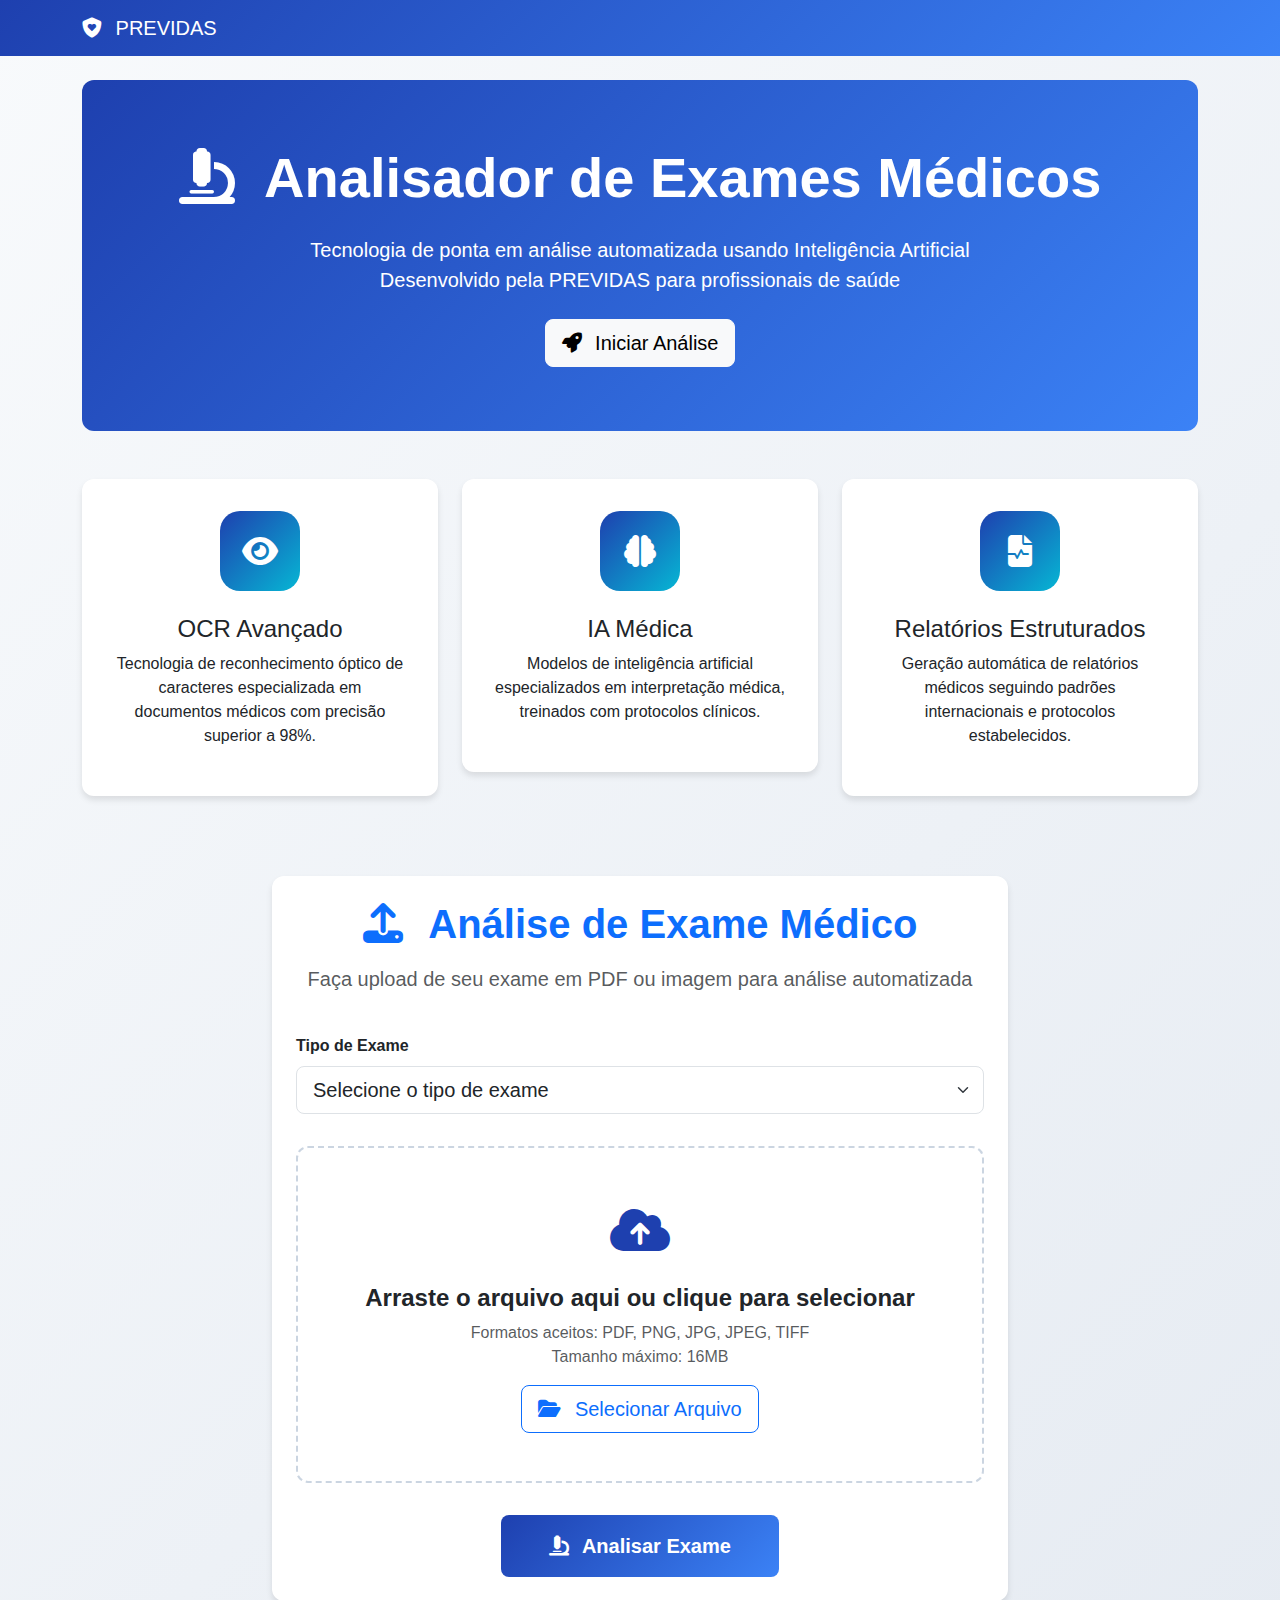
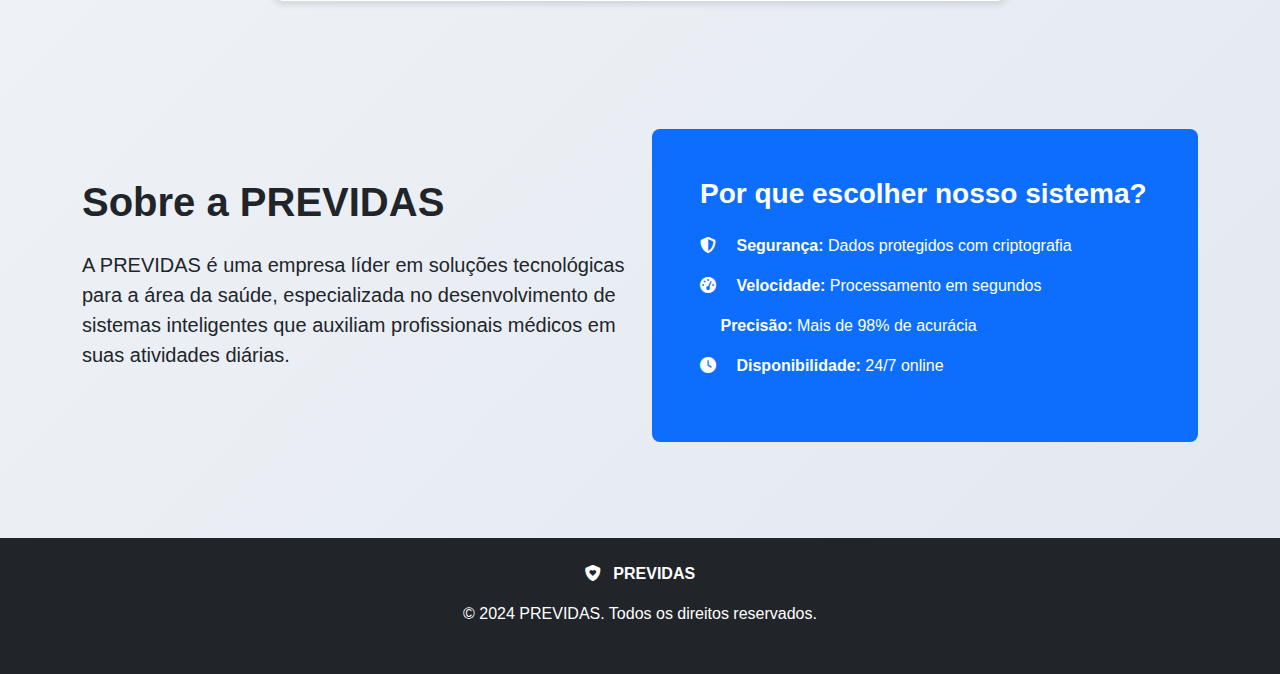
<file: frontend/templates/index.html>
<!DOCTYPE html>
<html lang="pt-BR">
<head>
    <meta charset="UTF-8">
    <meta name="viewport" content="width=device-width, initial-scale=1.0">
    <title>PREVIDAS - Analisador de Exames Médicos</title>
    <link href="https://cdn.jsdelivr.net/npm/bootstrap@5.3.0/dist/css/bootstrap.min.css" rel="stylesheet">
    <link href="https://cdnjs.cloudflare.com/ajax/libs/font-awesome/6.4.0/css/all.min.css" rel="stylesheet">
    <style>
        body { 
            background: linear-gradient(135deg, #f8fafc 0%, #e2e8f0 100%); 
            font-family: 'Segoe UI', Tahoma, Geneva, Verdana, sans-serif;
        }
        .hero { 
            background: linear-gradient(135deg, #1e40af 0%, #3b82f6 100%); 
            color: white; 
            padding: 4rem 0; 
            margin-bottom: 3rem; 
            border-radius: 12px; 
        }
        .card { 
            border: none; 
            border-radius: 12px; 
            box-shadow: 0 4px 6px rgba(0, 0, 0, 0.1); 
            margin-bottom: 2rem;
        }
        .btn-primary {
            background: linear-gradient(135deg, #1e40af 0%, #3b82f6 100%);
            border: none;
            border-radius: 8px;
            padding: 1rem 2rem;
            font-weight: 600;
        }
        .feature-card {
            background: white;
            border-radius: 12px;
            padding: 2rem;
            box-shadow: 0 4px 6px rgba(0, 0, 0, 0.1);
            text-align: center;
            margin-bottom: 2rem;
            transition: transform 0.3s ease;
        }
        .feature-card:hover {
            transform: translateY(-5px);
        }
        .feature-icon {
            width: 80px;
            height: 80px;
            border-radius: 20px;
            display: flex;
            align-items: center;
            justify-content: center;
            margin: 0 auto 1.5rem;
            font-size: 2rem;
            background: linear-gradient(135deg, #1e40af, #06b6d4);
            color: white;
        }
        .processing {
            display: none;
            text-align: center;
            padding: 2rem;
        }
        .results {
            display: none;
            margin-top: 3rem;
        }
        pre {
            background: #f8f9fa;
            padding: 1rem;
            border-radius: 8px;
            font-size: 0.9rem;
            max-height: 300px;
            overflow-y: auto;
            white-space: pre-wrap;
        }
        .upload-area {
            border: 2px dashed #cbd5e1;
            border-radius: 12px;
            padding: 3rem 2rem;
            text-align: center;
            margin: 2rem 0;
            transition: all 0.3s ease;
        }
        .upload-area:hover {
            border-color: #1e40af;
            background: #f1f5f9;
        }
    </style>
</head>
<body>
    <!-- Navigation -->
    <nav class="navbar navbar-expand-lg" style="background: linear-gradient(135deg, #1e40af 0%, #3b82f6 100%);">
        <div class="container">
            <a class="navbar-brand text-white" href="#">
                <i class="fas fa-shield-heart me-2"></i>
                PREVIDAS
            </a>
        </div>
    </nav>

    <div class="container mt-4">
        <!-- Hero Section -->
        <div class="hero text-center">
            <h1 class="display-4 fw-bold mb-4">
                <i class="fas fa-microscope me-3"></i>
                Analisador de Exames Médicos
            </h1>
            <p class="lead mb-4">
                Tecnologia de ponta em análise automatizada usando Inteligência Artificial
                <br>Desenvolvido pela PREVIDAS para profissionais de saúde
            </p>
            <a href="#upload" class="btn btn-light btn-lg">
                <i class="fas fa-rocket me-2"></i>
                Iniciar Análise
            </a>
        </div>

        <!-- Features Section -->
        <div class="row mb-5">
            <div class="col-lg-4">
                <div class="feature-card">
                    <div class="feature-icon">
                        <i class="fas fa-eye"></i>
                    </div>
                    <h4>OCR Avançado</h4>
                    <p>Tecnologia de reconhecimento óptico de caracteres especializada em documentos médicos com precisão superior a 98%.</p>
                </div>
            </div>
            <div class="col-lg-4">
                <div class="feature-card">
                    <div class="feature-icon">
                        <i class="fas fa-brain"></i>
                    </div>
                    <h4>IA Médica</h4>
                    <p>Modelos de inteligência artificial especializados em interpretação médica, treinados com protocolos clínicos.</p>
                </div>
            </div>
            <div class="col-lg-4">
                <div class="feature-card">
                    <div class="feature-icon">
                        <i class="fas fa-file-medical-alt"></i>
                    </div>
                    <h4>Relatórios Estruturados</h4>
                    <p>Geração automática de relatórios médicos seguindo padrões internacionais e protocolos estabelecidos.</p>
                </div>
            </div>
        </div>

        <!-- Upload Section -->
        <section id="upload">
            <div class="row justify-content-center">
                <div class="col-lg-8">
                    <div class="card p-4">
                        <div class="text-center mb-4">
                            <h2 class="display-6 fw-bold text-primary mb-3">
                                <i class="fas fa-upload me-3"></i>
                                Análise de Exame Médico
                            </h2>
                            <p class="lead text-muted">
                                Faça upload de seu exame em PDF ou imagem para análise automatizada
                            </p>
                        </div>

                        <form id="examForm">
                            <div class="mb-4">
                                <label class="form-label fw-semibold">Tipo de Exame</label>
                                <select name="exam_type" class="form-select form-select-lg" required>
                                    <option value="">Selecione o tipo de exame</option>
                                    <option value="sangue">Exame de Sangue / Hemograma</option>
                                    <option value="urina">Exame de Urina</option>
                                    <option value="cardiologico">Exame Cardiológico / ECG</option>
                                    <option value="imagem">Exame de Imagem (Raio-X, TC, RM)</option>
                                    <option value="bioquimico">Exames Bioquímicos</option>
                                    <option value="hormonal">Exames Hormonais</option>
                                    <option value="outros">Outros Exames</option>
                                </select>
                            </div>

                            <div class="upload-area">
                                <div style="font-size: 3rem; color: #1e40af; margin-bottom: 1rem;">
                                    <i class="fas fa-cloud-upload-alt"></i>
                                </div>
                                <h4 class="fw-semibold mb-2">Arraste o arquivo aqui ou clique para selecionar</h4>
                                <p class="text-muted mb-3">
                                    Formatos aceitos: PDF, PNG, JPG, JPEG, TIFF
                                    <br>Tamanho máximo: 16MB
                                </p>
                                <input type="file" name="file" id="fileInput" class="d-none" accept=".pdf,.png,.jpg,.jpeg,.tiff" required>
                                <button type="button" class="btn btn-outline-primary btn-lg" onclick="document.getElementById('fileInput').click()">
                                    <i class="fas fa-folder-open me-2"></i>
                                    Selecionar Arquivo
                                </button>
                            </div>

                            <div id="selectedFile" style="display: none;" class="mb-3">
                                <div class="alert alert-info">
                                    <i class="fas fa-file-alt me-2"></i>
                                    <strong>Arquivo selecionado:</strong> <span id="fileName"></span>
                                    <span class="float-end">
                                        <span id="fileSize"></span>
                                        <button type="button" class="btn btn-sm btn-outline-danger ms-2" onclick="clearFile()">
                                            <i class="fas fa-times"></i>
                                        </button>
                                    </span>
                                </div>
                            </div>

                            <div class="text-center">
                                <button type="submit" class="btn btn-primary btn-lg px-5" id="submitBtn">
                                    <i class="fas fa-microscope me-2"></i>
                                    Analisar Exame
                                </button>
                            </div>
                        </form>

                        <div class="processing" id="processing">
                            <div class="spinner-border text-primary mb-3" style="width: 3rem; height: 3rem;"></div>
                            <h5>Processando Exame</h5>
                            <p class="text-muted">Aguarde enquanto analisamos seu arquivo...</p>
                        </div>
                    </div>
                </div>
            </div>
        </section>

        <!-- Results Section -->
        <div class="results" id="results">
            <div class="row">
                <div class="col-lg-6">
                    <div class="card p-4">
                        <h5 class="text-primary mb-3">
                            <i class="fas fa-info-circle me-2"></i>
                            Informações do Exame
                        </h5>
                        <div id="examInfo"></div>

                        <h6 class="mt-4 mb-3">
                            <i class="fas fa-text-width me-2"></i>
                            Texto Extraído
                        </h6>
                        <pre id="extractedText"></pre>
                    </div>
                </div>

                <div class="col-lg-6">
                    <div class="card p-4">
                        <h5 class="text-primary mb-3">
                            <i class="fas fa-stethoscope me-2"></i>
                            Relatório Médico
                        </h5>
                        <div id="medicalReport" style="line-height: 1.7;"></div>

                        <div class="mt-4 pt-3 border-top">
                            <button class="btn btn-success me-2" onclick="window.print()">
                                <i class="fas fa-print me-1"></i>Imprimir
                            </button>
                            <button class="btn btn-outline-primary" onclick="location.reload()">
                                <i class="fas fa-plus me-1"></i>Nova Análise
                            </button>
                        </div>
                    </div>
                </div>
            </div>
        </div>

        <!-- About Section -->
        <section class="my-5 py-5">
            <div class="row align-items-center">
                <div class="col-lg-6">
                    <h2 class="display-6 fw-bold mb-4">Sobre a PREVIDAS</h2>
                    <p class="lead mb-4">
                        A PREVIDAS é uma empresa líder em soluções tecnológicas para a área da saúde, 
                        especializada no desenvolvimento de sistemas inteligentes que auxiliam 
                        profissionais médicos em suas atividades diárias.
                    </p>
                </div>
                <div class="col-lg-6">
                    <div class="bg-primary text-white p-5 rounded-3">
                        <h3 class="fw-bold mb-4">Por que escolher nosso sistema?</h3>
                        <ul class="list-unstyled">
                            <li class="mb-3">
                                <i class="fas fa-shield-alt me-3"></i>
                                <strong>Segurança:</strong> Dados protegidos com criptografia
                            </li>
                            <li class="mb-3">
                                <i class="fas fa-tachometer-alt me-3"></i>
                                <strong>Velocidade:</strong> Processamento em segundos
                            </li>
                            <li class="mb-3">
                                <i class="fas fa-accuracy me-3"></i>
                                <strong>Precisão:</strong> Mais de 98% de acurácia
                            </li>
                            <li>
                                <i class="fas fa-clock me-3"></i>
                                <strong>Disponibilidade:</strong> 24/7 online
                            </li>
                        </ul>
                    </div>
                </div>
            </div>
        </section>
    </div>

    <!-- Footer -->
    <footer class="bg-dark text-white py-4 mt-5">
        <div class="container text-center">
            <div class="mb-3">
                <i class="fas fa-shield-heart me-2"></i>
                <strong>PREVIDAS</strong>
            </div>
            <p class="mb-0">&copy; 2024 PREVIDAS. Todos os direitos reservados.</p>
            <small class="text-muted">Para fins educacionais - Não substitui consulta médica</small>
        </div>
    </footer>

    <script src="https://cdn.jsdelivr.net/npm/bootstrap@5.3.0/dist/js/bootstrap.bundle.min.js"></script>
    <script>
        let selectedFile = null;

        // File input handling
        document.getElementById('fileInput').addEventListener('change', function(e) {
            if (e.target.files.length > 0) {
                handleFileSelection(e.target.files[0]);
            }
        });

        function handleFileSelection(file) {
            const allowedTypes = ['application/pdf', 'image/png', 'image/jpeg', 'image/jpg', 'image/tiff'];
            const maxSize = 16 * 1024 * 1024; // 16MB

            if (!allowedTypes.includes(file.type)) {
                alert('Tipo de arquivo não suportado. Use PDF, PNG, JPG ou TIFF.');
                return;
            }

            if (file.size > maxSize) {
                alert('Arquivo muito grande. Máximo 16MB.');
                return;
            }

            selectedFile = file;
            document.getElementById('fileName').textContent = file.name;
            document.getElementById('fileSize').textContent = formatFileSize(file.size);
            document.getElementById('selectedFile').style.display = 'block';
        }

        function clearFile() {
            selectedFile = null;
            document.getElementById('fileInput').value = '';
            document.getElementById('selectedFile').style.display = 'none';
        }

        function formatFileSize(bytes) {
            if (bytes === 0) return '0 Bytes';
            const k = 1024;
            const sizes = ['Bytes', 'KB', 'MB', 'GB'];
            const i = Math.floor(Math.log(bytes) / Math.log(k));
            return parseFloat((bytes / Math.pow(k, i)).toFixed(2)) + ' ' + sizes[i];
        }

        // Form submission
        document.getElementById('examForm').addEventListener('submit', async function(e) {
            e.preventDefault();
            
            const formData = new FormData();
            const examType = this.querySelector('select[name="exam_type"]').value;
            const fileInput = this.querySelector('input[name="file"]');
            
            if (!fileInput.files[0]) {
                alert('Por favor, selecione um arquivo.');
                return;
            }
            
            if (!examType) {
                alert('Por favor, selecione o tipo de exame.');
                return;
            }

            formData.append('file', fileInput.files[0]);
            formData.append('exam_type', examType);

            const submitBtn = document.getElementById('submitBtn');
            const processing = document.getElementById('processing');
            const results = document.getElementById('results');

            // Show loading
            submitBtn.style.display = 'none';
            processing.style.display = 'block';
            results.style.display = 'none';

            try {
                const response = await fetch('/api/upload-exam', {
                    method: 'POST',
                    body: formData
                });

                const result = await response.json();

                if (result.success) {
                    // Show exam info
                    document.getElementById('examInfo').innerHTML = `
                        <p><strong>Arquivo:</strong> ${result.filename || fileInput.files[0].name}</p>
                        <p><strong>Confiança:</strong> 
                            <span class="badge bg-success">${Math.round((result.confidence || 0) * 100)}%</span>
                        </p>
                        <p><strong>Status:</strong> 
                            <span class="text-success">
                                <i class="fas fa-check-circle"></i> Processado com sucesso
                            </span>
                        </p>
                    `;

                    // Show extracted text
                    document.getElementById('extractedText').textContent = result.extracted_text || 'Nenhum texto extraído';

                    // Show medical report
                    const report = (result.report || 'Relatório não disponível')
                        .replace(/\n/g, '<br>')
                        .replace(/## (.*)/g, '<h6 class="text-primary mt-3 mb-2"><i class="fas fa-chevron-right me-2"></i>$1</h6>')
                        .replace(/\*\*(.*?)\*\*/g, '<strong>$1</strong>');
                    document.getElementById('medicalReport').innerHTML = report;

                    // Show results
                    results.style.display = 'block';
                    results.scrollIntoView({ behavior: 'smooth' });

                } else {
                    alert('Erro: ' + (result.error || 'Erro desconhecido'));
                }

            } catch (error) {
                console.error('Erro:', error);
                alert('Erro no processamento: ' + error.message);
            } finally {
                // Hide loading
                processing.style.display = 'none';
                submitBtn.style.display = 'block';
            }
        });

        // Smooth scrolling
        document.querySelectorAll('a[href^="#"]').forEach(anchor => {
            anchor.addEventListener('click', function (e) {
                e.preventDefault();
                const target = document.querySelector(this.getAttribute('href'));
                if (target) {
                    target.scrollIntoView({ behavior: 'smooth' });
                }
            });
        });
    </script>
</body>
</html>
</file>
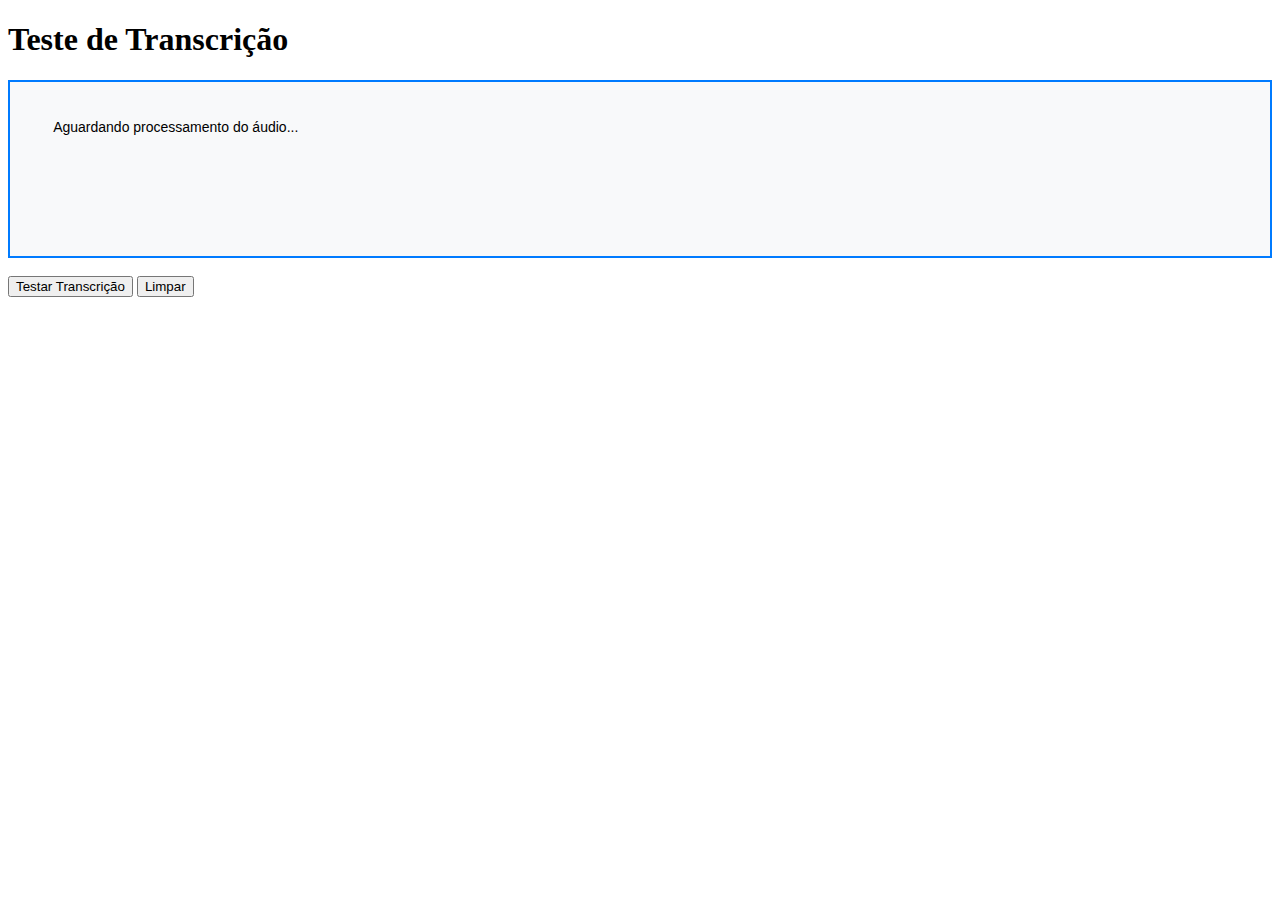
<file: frontend/debug_transcription.html>
<!DOCTYPE html>
<html>
<head>
    <title>Debug Transcrição</title>
</head>
<body>
    <h1>Teste de Transcrição</h1>
    
    <!-- Mesmo elemento que está no template original -->
    <div 
        id="transcriptionText" 
        class="form-control" 
        style="min-height: 150px; font-family: 'Segoe UI', Arial, sans-serif; font-size: 14px; line-height: 1.6; background: #f8f9fa; border: 2px solid #007bff; padding: 12px; white-space: pre-wrap; overflow-y: auto;">
        Aguardando processamento do áudio...
    </div>
    
    <br>
    <button onclick="testTranscription()">Testar Transcrição</button>
    <button onclick="clearTranscription()">Limpar</button>
    
    <script>
        function testTranscription() {
            console.log("🧪 Testando atualização da transcrição...");
            
            // Simular a resposta que vem do backend
            const result = {
                success: true,
                transcription: "Consulta médica baseada em informações textuais fornecidas"
            };
            
            console.log("📊 Resultado simulado:", result);
            
            // Código EXATO do template
            const transcriptionValue = result.transcription || 'Nenhuma transcrição de áudio disponível';
            console.log("🎤 Transcrição recebida:", transcriptionValue);
            
            const transcriptionField = document.getElementById('transcriptionText');
            const transcriptionLoading = document.getElementById('transcriptionLoading');
            
            if (transcriptionLoading) {
                transcriptionLoading.style.display = 'none';
            }
            
            if (transcriptionField) {
                console.log("✅ Elemento transcriptionText encontrado!");
                console.log("Antes:", transcriptionField.innerHTML);
                
                // Usar innerHTML para div
                transcriptionField.innerHTML = transcriptionValue;
                transcriptionField.style.background = '#fff';
                transcriptionField.style.borderColor = '#28a745';
                
                console.log("Depois:", transcriptionField.innerHTML);
                console.log("✅ Transcrição exibida no campo de leitura");
            } else {
                console.error("❌ Campo transcriptionText não encontrado!");
            }
        }
        
        function clearTranscription() {
            const transcriptionField = document.getElementById('transcriptionText');
            if (transcriptionField) {
                transcriptionField.innerHTML = 'Aguardando processamento do áudio...';
                transcriptionField.style.background = '#f8f9fa';
                transcriptionField.style.borderColor = '#007bff';
                console.log("🧹 Campo limpo");
            }
        }
    </script>
</body>
</html>
</file>
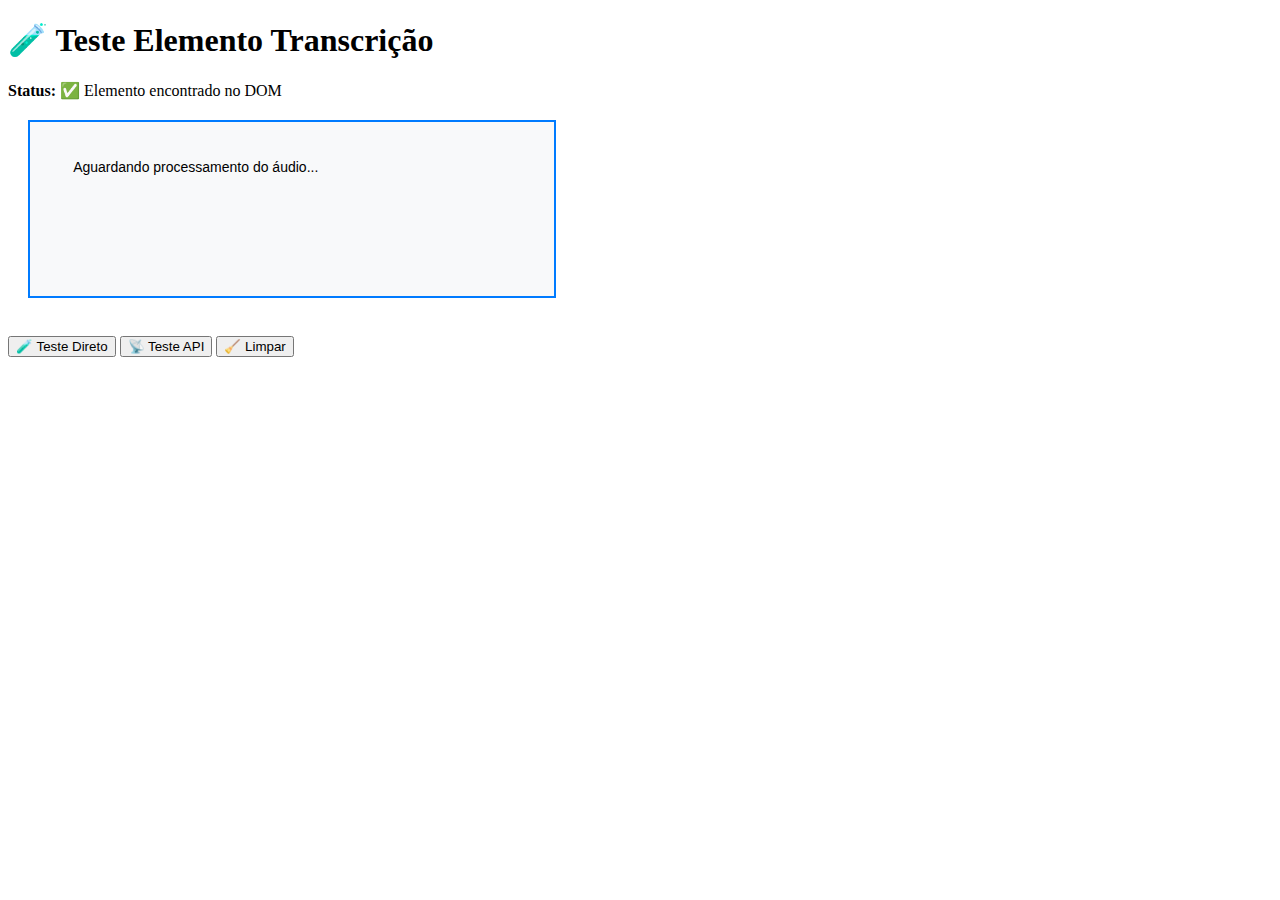
<file: frontend/test_transcription_dom.html>
<!DOCTYPE html>
<html>
<head>
    <title>Teste DOM Transcrição</title>
    <style>
        #transcriptionText {
            min-height: 150px; 
            font-family: 'Segoe UI', Arial, sans-serif; 
            font-size: 14px; 
            line-height: 1.6; 
            background: #f8f9fa; 
            border: 2px solid #007bff; 
            padding: 12px; 
            white-space: pre-wrap; 
            overflow-y: auto;
            width: 500px;
            margin: 20px;
        }
    </style>
</head>
<body>
    <h1>🧪 Teste Elemento Transcrição</h1>
    
    <p><strong>Status:</strong> <span id="status">Carregando...</span></p>
    
    <!-- ELEMENTO IDÊNTICO AO DO TEMPLATE -->
    <div 
        id="transcriptionText" 
        class="form-control" 
        style="min-height: 150px; font-family: 'Segoe UI', Arial, sans-serif; font-size: 14px; line-height: 1.6; background: #f8f9fa; border: 2px solid #007bff; padding: 12px; white-space: pre-wrap; overflow-y: auto;">
        Aguardando processamento do áudio...
    </div>
    
    <br>
    <button onclick="testDirectUpdate()">🧪 Teste Direto</button>
    <button onclick="testApiCall()">📡 Teste API</button>
    <button onclick="clearField()">🧹 Limpar</button>
    
    <script>
        function testDirectUpdate() {
            console.log("🧪 Teste direto do elemento...");
            
            const element = document.getElementById('transcriptionText');
            if (element) {
                element.innerHTML = "✅ TESTE DIRETO FUNCIONOU! Transcrição atualizada com sucesso.";
                element.style.background = '#d4edda';
                element.style.borderColor = '#c3e6cb';
                document.getElementById('status').textContent = "✅ Elemento encontrado e atualizado!";
                console.log("✅ Elemento atualizado diretamente!");
            } else {
                console.error("❌ Elemento não encontrado!");
                document.getElementById('status').textContent = "❌ Elemento NÃO encontrado!";
            }
        }
        
        async function testApiCall() {
            console.log("📡 Testando chamada da API...");
            document.getElementById('status').textContent = "📡 Chamando API...";
            
            try {
                const response = await fetch('http://localhost:8000/api/intelligent-medical-analysis', {
                    method: 'POST',
                    headers: {
                        'Content-Type': 'application/x-www-form-urlencoded',
                    },
                    body: 'patient_info=João Silva 45 pedreiro'
                });
                
                const result = await response.json();
                console.log("📋 Resposta da API:", result);
                
                if (result.success && result.transcription) {
                    const element = document.getElementById('transcriptionText');
                    if (element) {
                        element.innerHTML = result.transcription;
                        element.style.background = '#fff3cd';
                        element.style.borderColor = '#ffeaa7';
                        document.getElementById('status').textContent = "✅ API funcionou! Transcrição recebida.";
                        console.log("✅ Transcrição da API exibida!");
                    }
                } else {
                    document.getElementById('status').textContent = "❌ API não retornou transcrição";
                }
            } catch (error) {
                console.error("❌ Erro na API:", error);
                document.getElementById('status').textContent = "❌ Erro na API: " + error.message;
            }
        }
        
        function clearField() {
            const element = document.getElementById('transcriptionText');
            if (element) {
                element.innerHTML = 'Aguardando processamento do áudio...';
                element.style.background = '#f8f9fa';
                element.style.borderColor = '#007bff';
                document.getElementById('status').textContent = "Teste limpo";
            }
        }
        
        // Teste automático ao carregar
        window.onload = function() {
            const element = document.getElementById('transcriptionText');
            if (element) {
                document.getElementById('status').textContent = "✅ Elemento encontrado no DOM";
                console.log("✅ Elemento transcriptionText existe no DOM");
            } else {
                document.getElementById('status').textContent = "❌ Elemento NÃO encontrado";
                console.error("❌ Elemento transcriptionText não existe!");
            }
        };
    </script>
</body>
</html>
</file>
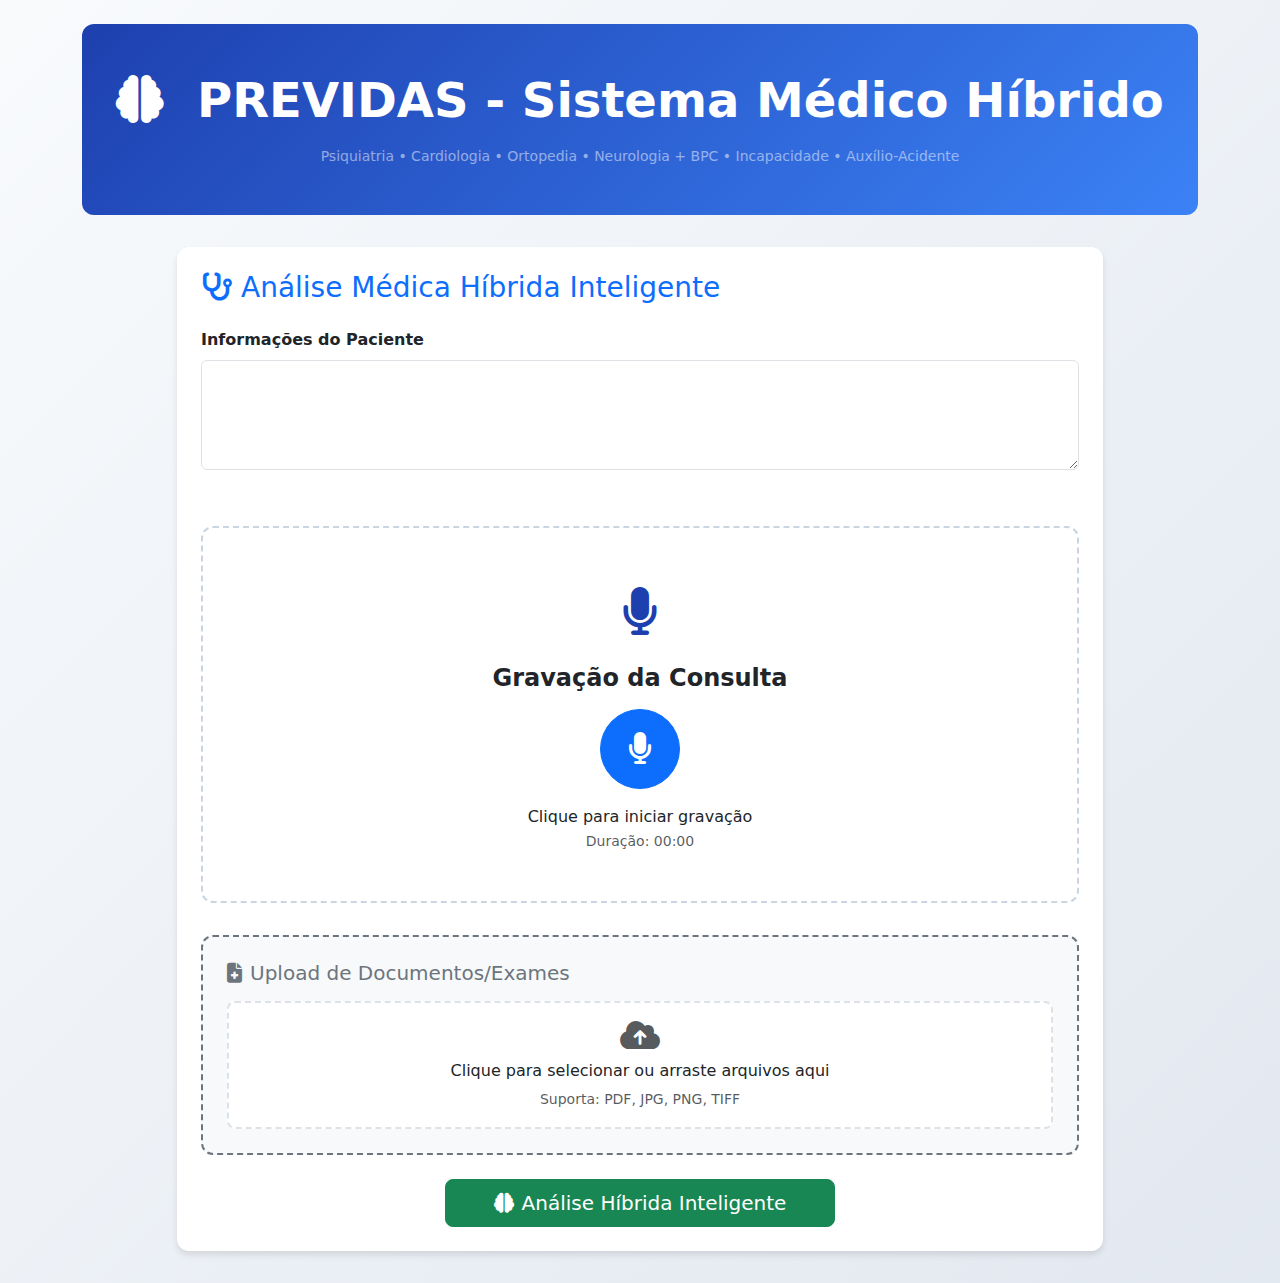
<file: frontend/templates/consultation.html>
<!DOCTYPE html>
<html lang="pt-BR">
<head>
   <meta charset="UTF-8">
   <meta name="viewport" content="width=device-width, initial-scale=1.0">
   <title>PREVIDAS - Sistema Médico Inteligente</title>
   <link href="https://cdn.jsdelivr.net/npm/bootstrap@5.3.0/dist/css/bootstrap.min.css" rel="stylesheet">
   <link href="https://cdnjs.cloudflare.com/ajax/libs/font-awesome/6.4.0/css/all.min.css" rel="stylesheet">
   <style>
       body { background: linear-gradient(135deg, #f8fafc 0%, #e2e8f0 100%); }
       .hero { background: linear-gradient(135deg, #1e40af 0%, #3b82f6 100%); color: white; padding: 3rem 0; margin-bottom: 2rem; border-radius: 12px; }
       .card { border: none; border-radius: 12px; box-shadow: 0 4px 6px rgba(0, 0, 0, 0.1); margin-bottom: 2rem; }
       .recording-area { border: 2px dashed #cbd5e1; border-radius: 12px; padding: 3rem 2rem; text-align: center; margin: 2rem 0; }
       .btn-record { width: 80px; height: 80px; border-radius: 50%; font-size: 2rem; }
       .btn-record.recording { background: #ef4444; }
       .processing { display: none; text-align: center; padding: 2rem; }
       .results { display: none; margin-top: 3rem; }
       .context-badge { display: inline-block; padding: 0.5rem 1rem; border-radius: 20px; font-weight: bold; margin-bottom: 1rem; }
       .context-bpc { background: #dbeafe; color: #1e40af; }
       .context-incapacidade { background: #fee2e2; color: #dc2626; }
       .context-pericia { background: #fef3c7; color: #d97706; }
       .context-clinica { background: #d1fae5; color: #059669; }
       .context-auxilio_acidente { background: #fecaca; color: #b91c1c; }
       .context-isencao_ir { background: #e0e7ff; color: #3730a3; }
       .context-psiquiatria { background: #f3e8ff; color: #7c3aed; }
       .context-cardiologia { background: #fef2f2; color: #dc2626; }
       .context-neurologia { background: #f0f9ff; color: #0ea5e9; }
       .context-ortopedia { background: #ecfccb; color: #65a30d; }
       .context-reumatologia { background: #fff7ed; color: #ea580c; }
       .context-oftalmologia { background: #f0fdfa; color: #0d9488; }
       .copy-btn { background: #007bff; color: white; border: none; padding: 4px 8px; border-radius: 4px; font-size: 12px; cursor: pointer; }
       .save-btn { background: #28a745; color: white; border: none; padding: 4px 8px; border-radius: 4px; font-size: 12px; margin-right: 5px; }
       .cancel-btn { background: #6c757d; color: white; border: none; padding: 4px 8px; border-radius: 4px; font-size: 12px; }
       .edit-controls { margin-top: 10px; display: none; }
       .editable-content { border: 1px solid #ddd; padding: 10px; border-radius: 4px; }
       .edit-mode { border: 2px solid #007bff !important; background: #f8f9fa !important; }
       .cfm-warning { background: #fef3c7; color: #d97706; padding: 10px; border-radius: 6px; margin: 10px 0; font-weight: bold; }
       .specialty-badge { background: #e5e7eb; color: #374151; padding: 2px 8px; border-radius: 12px; font-size: 0.8em; margin-left: 8px; }
       
       /* NOVOS ESTILOS PARA ANÁLISE LLM */
       .llm-analysis { background: white; border-left: 4px solid #2196F3; padding: 20px; border-radius: 8px; margin: 15px 0; }
       .llm-badge { background: linear-gradient(45deg, #6366f1, #8b5cf6); color: white; padding: 5px 12px; border-radius: 15px; font-size: 12px; font-weight: bold; margin-bottom: 10px; display: inline-block; }
       .risk-assessment { background: #fff8e1; border-left: 4px solid #ff9800; padding: 15px; border-radius: 8px; margin: 15px 0; }
       .risk-title { font-weight: 600; color: #d97706; margin-bottom: 0.5rem; }
       .recommendations-list { list-style: none; padding: 0; }
       .recommendations-list li { background: #e8f5e8; margin: 8px 0; padding: 12px; border-left: 4px solid #4caf50; border-radius: 5px; }
       .alterations-highlight { background: white; border-left: 4px solid #f44336; padding: 10px; margin: 10px 0; border-radius: 5px; }
   </style>
</head>
<body>
   <div class="container mt-4">
       <div class="hero text-center">
           <h1 class="display-5 fw-bold mb-3">
               <i class="fas fa-brain me-3"></i>
               PREVIDAS - Sistema Médico Híbrido
           </h1>
           
           <small class="d-block text-white-50">Psiquiatria • Cardiologia • Ortopedia • Neurologia + BPC • Incapacidade • Auxílio-Acidente</small>
       </div>

       <div class="row justify-content-center">
           <div class="col-lg-10">
               <div class="card p-4">
                   <h3 class="text-primary mb-4">
                       <i class="fas fa-stethoscope me-2"></i>Análise Médica Híbrida Inteligente
                   </h3>

                   <div class="mb-4">
                       <label class="form-label fw-semibold">Informações do Paciente</label>
                       <textarea name="patient_info" class="form-control" rows="4" style="background: white;"></textarea>
                   </div>

                   <div class="recording-area">
                       <div style="font-size: 3rem; color: #1e40af; margin-bottom: 1rem;">
                           <i class="fas fa-microphone"></i>
                       </div>
                       <h4 class="fw-semibold mb-3">Gravação da Consulta</h4>
                       <button type="button" class="btn btn-primary btn-record" id="recordBtn">
                           <i class="fas fa-microphone"></i>
                       </button>
                       <p class="mt-3 mb-0">
                           <span id="recordingStatus">Clique para iniciar gravação</span><br>
                           <small class="text-muted">Duração: <span id="recordingTime">00:00</span></small>
                       </p>
                   </div>

                   <!-- SEÇÃO DE UPLOAD DE DOCUMENTOS -->
                   <div class="document-upload-section mb-4" style="border: 2px dashed #6c757d; border-radius: 12px; padding: 1.5rem; background: #f8f9fa;">
                       <h5 class="text-secondary mb-3">
                           <i class="fas fa-file-medical me-2"></i>Upload de Documentos/Exames
                       </h5>
                       
                       <div class="upload-zone" id="uploadZone" onclick="document.getElementById('documentInput').click()" style="cursor: pointer; padding: 1rem; border: 2px dashed #dee2e6; border-radius: 8px; background: white; text-align: center;">
                           <i class="fas fa-cloud-upload-alt fa-2x text-muted mb-2"></i>
                           <p class="mb-1">Clique para selecionar ou arraste arquivos aqui</p>
                           <small class="text-muted">Suporta: PDF, JPG, PNG, TIFF</small>
                           <input type="file" id="documentInput" name="documents" accept=".pdf,.jpg,.jpeg,.png,.tiff,.bmp" multiple style="display: none;">
                       </div>
                       
                       <div id="selectedFiles" style="margin-top: 1rem; display: none;">
                           <h6 class="text-primary">Arquivos Selecionados:</h6>
                           <div id="fileList" style="max-height: 100px; overflow-y: auto;"></div>
                       </div>
                   </div>

                   <div class="text-center">
                       <button type="button" class="btn btn-success btn-lg px-5" id="generateBtn">
                           <i class="fas fa-brain me-2"></i>Análise Híbrida Inteligente
                       </button><br>
                       
                   </div>

                   <div class="processing" id="processing">
                       <div class="spinner-border text-primary mb-3" style="width: 3rem; height: 3rem;"></div>
                       <h5>Análise Híbrida em Andamento</h5>
                       <p class="text-muted">Processando com Inteligência Artificial...</p>
                   </div>
               </div>
           </div>
       </div>

       <div class="results" id="results">
           <div class="row mb-4">
               <div class="col-12">
                   <div class="card p-3">
                       <div id="contextInfo">Processando contexto híbrido...</div>
                   </div>
               </div>
           </div>

           <div class="row">
               <div class="col-lg-6">
                   <div class="card p-4">
                       <h5 class="text-info mb-3">
                           <i class="fas fa-microphone me-2"></i>1. Transcrição da Consulta
                       </h5>
                       <div class="bg-light p-3 rounded editable-content" style="max-height: 400px; overflow-y: auto;" contenteditable="false">
                           <div id="transcriptionText">Processando áudio...</div>
                       </div>
                   </div>
               </div>

               <div class="col-lg-6">
                   <div class="card p-4">
                       <div style="display: flex; justify-content: space-between; align-items: center; margin-bottom: 1rem;">
                           <h5 class="text-primary mb-0">2. Análise Inteligente de Exames</h5>
                           <div style="display: flex; gap: 0.5rem;">
                               <button class="edit-btn" id="editResultadoBtn" onclick="toggleEditResultado()">Editar</button>
                               <button class="copy-btn" id="copyResultadoBtn" onclick="copyResultado()" title="Copiar conteúdo">
                                   <i class="fas fa-copy"></i> Copiar
                               </button>
                           </div>
                       </div>
                       
                       <div id="resultadoText" class="editable-content" contenteditable="false" style="line-height: 1.7; max-height: 400px; overflow-y: auto;">
                           Carregue um exame para análise inteligente...
                       </div>
                       
                       <div class="edit-controls" id="resultadoControls" style="display: none;">
                           <button class="save-btn" onclick="saveResultado()">Salvar</button>
                           <button class="cancel-btn" onclick="cancelEditResultado()">Cancelar</button>
                       </div>
                   </div>
               </div>
           </div>
       </div>
   </div>

   <script>
       let mediaRecorder;
       let audioChunks = [];
       let isRecording = false;
       let recordingTimer;
       let recordingSeconds = 0;

       let originalResultadoContent = "";
       let editingResultado = false;

       const recordBtn = document.getElementById('recordBtn');
       const recordingStatus = document.getElementById('recordingStatus');
       const recordingTime = document.getElementById('recordingTime');
       const generateBtn = document.getElementById('generateBtn');

       console.log("Sistema PREVIDAS Híbrido iniciado");

       const contextNames = {
           'bpc': 'BPC (Benefício Prestação Continuada)',
           'incapacidade': 'Benefício por Incapacidade',
           'auxilio_acidente': 'Auxílio-Acidente',
           'isencao_ir': 'Isenção Imposto de Renda',
           'pericia': 'Perícia Médica',
           'clinica': 'Consulta Clínica',
           'psiquiatria_bpc': 'Psiquiatria → BPC',
           'psiquiatria_incapacidade': 'Psiquiatria → Incapacidade Laboral',
           'cardiologia_bpc': 'Cardiologia → BPC',
           'cardiologia_incapacidade': 'Cardiologia → Incapacidade Laboral',
           'cardiologia_isencao_ir': 'Cardiologia → Isenção IR',
           'ortopedia_incapacidade': 'Ortopedia → Incapacidade Laboral',
           'ortopedia_auxilio_acidente': 'Ortopedia → Auxílio-Acidente',
           'reumatologia_incapacidade': 'Reumatologia → Incapacidade Laboral',
           'reumatologia_bpc': 'Reumatologia → BPC',
           'neurologia_bpc': 'Neurologia → BPC',
           'neurologia_incapacidade': 'Neurologia → Incapacidade Laboral',
           'oftalmologia_bpc': 'Oftalmologia → BPC',
           'oftalmologia_incapacidade': 'Oftalmologia → Incapacidade Laboral',
           'oncologia_bpc': 'Oncologia → BPC',
           'oncologia_isencao_ir': 'Oncologia → Isenção IR',
           'clinica_geral_incapacidade': 'Clínica Geral → Incapacidade',
           'clinica_geral_bpc': 'Clínica Geral → BPC'
       };

       const specialtyNames = {
           'psiquiatria': 'Psiquiatria',
           'cardiologia': 'Cardiologia', 
           'neurologia': 'Neurologia',
           'ortopedia': 'Ortopedia',
           'reumatologia': 'Reumatologia',
           'oftalmologia': 'Oftalmologia',
           'oncologia': 'Oncologia',
           'endocrinologia': 'Endocrinologia',
           'pneumologia': 'Pneumologia',
           'nefrologia': 'Nefrologia',
           'clinica_geral': 'Clínica Geral'
       };

       // ============================================================================
       // FUNÇÃO UTILITÁRIA PARA VERIFICAR VALORES - EVITA ERROS DE UNDEFINED
       // ============================================================================
       function safeString(value, defaultValue = '') {
           if (value === undefined || value === null) {
               return defaultValue;
           }
           return String(value);
       }

       function safeAccess(obj, path, defaultValue = '') {
           try {
               const keys = path.split('.');
               let result = obj;
               for (const key of keys) {
                   if (result && typeof result === 'object' && key in result) {
                       result = result[key];
                   } else {
                       return defaultValue;
                   }
               }
               return result !== undefined && result !== null ? result : defaultValue;
           } catch (error) {
               console.warn(`Erro ao acessar propriedade ${path}:`, error);
               return defaultValue;
           }
       }

       recordBtn.addEventListener('click', toggleRecording);

       async function toggleRecording() {
           if (!isRecording) {
               await startRecording();
           } else {
               stopRecording();
           }
       }

       async function startRecording() {
           try {
               const stream = await navigator.mediaDevices.getUserMedia({ audio: true });
               
               const options = [
                   { mimeType: 'audio/webm;codecs=opus' },
                   { mimeType: 'audio/webm' },
                   { mimeType: 'audio/mp4' },
                   { mimeType: 'audio/ogg;codecs=opus' },
                   {}
               ];
               
               let selectedOptions = {};
               for (const option of options) {
                   if (MediaRecorder.isTypeSupported(option.mimeType || '')) {
                       selectedOptions = option;
                       console.log("Formato de áudio selecionado:", option.mimeType);
                       break;
                   }
               }
               
               mediaRecorder = new MediaRecorder(stream, selectedOptions);
               audioChunks = [];
               recordingSeconds = 0;

               mediaRecorder.ondataavailable = event => {
                   console.log("Chunk de áudio:", event.data.size, "bytes", "tipo:", event.data.type);
                   audioChunks.push(event.data);
               };

               mediaRecorder.start();
               isRecording = true;

               recordBtn.classList.add('recording');
               recordBtn.innerHTML = '<i class="fas fa-stop"></i>';
               recordingStatus.textContent = 'Gravando... Clique para parar';

               recordingTimer = setInterval(() => {
                   recordingSeconds++;
                   const minutes = Math.floor(recordingSeconds / 60);
                   const seconds = recordingSeconds % 60;
                   recordingTime.textContent = `${minutes.toString().padStart(2, '0')}:${seconds.toString().padStart(2, '0')}`;
               }, 1000);

               console.log("Gravação iniciada");

           } catch (error) {
               console.error("Erro ao acessar microfone:", error);
               alert('Erro ao acessar microfone: ' + error.message);
           }
       }

       function stopRecording() {
           if (mediaRecorder && isRecording) {
               mediaRecorder.stop();
               mediaRecorder.stream.getTracks().forEach(track => track.stop());
               isRecording = false;

               recordBtn.classList.remove('recording');
               recordBtn.innerHTML = '<i class="fas fa-check"></i>';
               recordBtn.style.background = '#22c55e';
               recordingStatus.textContent = 'Gravação concluída ✓';

               clearInterval(recordingTimer);
               
               console.log("Gravação finalizada. Chunks:", audioChunks.length);
           }
       }

       generateBtn.addEventListener('click', analisarHibridaInteligente);

       // ============================================================================
       // FUNÇÃO PRINCIPAL ATUALIZADA PARA USAR LLM
       // ============================================================================
       async function analisarHibridaInteligente() {
           console.log("Iniciando análise híbrida inteligente com LLM");
           
           const patientInfo = document.querySelector('textarea[name="patient_info"]').value;
           console.log("Dados do paciente:", patientInfo);

           if (!patientInfo.trim()) {
               alert('Preencha as informações do paciente primeiro');
               return;
           }

           const documentsInput = document.getElementById('documentInput');
           let hasDocuments = documentsInput && documentsInput.files.length > 0;

           // Se tem documentos, usar endpoint com LLM
           if (hasDocuments) {
               await processWithLLM(patientInfo, documentsInput.files);
           } else {
               await processTraditional(patientInfo);
           }
       }

       // ============================================================================
       // PROCESSAMENTO COM LLM (NOVO)
       // ============================================================================
       async function processWithLLM(patientInfo, files) {
           console.log("Processando com análise LLM...");
           
           try {
               generateBtn.disabled = true;
               generateBtn.innerHTML = 'Análise com IA...';
               document.getElementById('processing').style.display = 'block';
               
               // Processar cada arquivo individualmente com LLM
               const llmResults = [];
               
               for (let i = 0; i < files.length; i++) {
                   const file = files[i];
                   console.log(`Analisando arquivo ${i + 1}/${files.length}: ${file.name}`);
                   
                   const formData = new FormData();
                   formData.append('file', file);
                   
                   // Extrair idade e gênero do patientInfo se possível
                   const ageMatch = patientInfo.match(/(\d+)\s*anos?/i);
                   const genderMatch = patientInfo.match(/(masculino|feminino|homem|mulher|m|f)/i);
                   
                   if (ageMatch) {
                       formData.append('patient_age', ageMatch[1]);
                   }
                   if (genderMatch) {
                       let gender = genderMatch[1].toLowerCase();
                       if (gender.startsWith('m') || gender === 'homem') gender = 'masculino';
                       if (gender.startsWith('f') || gender === 'mulher') gender = 'feminino';
                       formData.append('patient_gender', gender);
                   }
                   
                   formData.append('additional_info', patientInfo);

                   // Chamar endpoint LLM
                   const response = await fetch('http://localhost:8000/api/analyze-exam-with-llm', {
                       method: 'POST',
                       body: formData
                   });

                   const result = await response.json();
                   console.log(`Resultado LLM para ${file.name}:`, result);
                   
                   if (result.success) {
                       llmResults.push({
                           filename: file.name,
                           ...result
                       });
                   } else {
                       console.error(`Erro na análise LLM de ${file.name}:`, result.error);
                   }
               }

               // Processar áudio se existir
               const audioResult = await processAudioIfExists(patientInfo);
               
               // Combinar resultados
               const combinedResult = {
                   success: true,
                   transcription: audioResult?.transcription || 'Nenhuma transcrição de áudio disponível',
                   llm_exam_analysis: llmResults,
                   patient_info: patientInfo,
                   timestamp: new Date().toISOString()
               };

               displayLLMResults(combinedResult);

           } catch (error) {
               console.error("Erro na análise LLM:", error);
               alert('Erro na análise com IA: ' + error.message);
           } finally {
               generateBtn.disabled = false;
               generateBtn.innerHTML = '<i class="fas fa-brain me-2"></i>Análise Híbrida Inteligente';
               document.getElementById('processing').style.display = 'none';
           }
       }

       // ============================================================================
       // PROCESSAMENTO TRADICIONAL (MANTIDO)
       // ============================================================================
       async function processTraditional(patientInfo) {
           console.log("Processamento tradicional...");
           
           const formData = new FormData();
           formData.append('patient_info', patientInfo);

           if (audioChunks.length > 0) {
               const audioBlob = new Blob(audioChunks, { type: 'audio/webm' });
               formData.append('audio', audioBlob, `consulta_${Date.now()}.webm`);
           }

           try {
               generateBtn.disabled = true;
               generateBtn.innerHTML = 'Análise...';
               document.getElementById('processing').style.display = 'block';

               const response = await fetch('/api/intelligent-medical-analysis', {
                   method: 'POST',
                   body: formData
               });

               const result = await response.json();
               console.log("Resultado tradicional:", result);

               if (result.success) {
                   displayHybridResults(result);
               } else {
                   alert('Erro: ' + result.error);
               }

           } catch (error) {
               console.error("Erro:", error);
               alert('Erro de comunicação: ' + error.message);
           } finally {
               generateBtn.disabled = false;
               generateBtn.innerHTML = '<i class="fas fa-brain me-2"></i>Análise Híbrida Inteligente';
               document.getElementById('processing').style.display = 'none';
           }
       }

       // ============================================================================
       // PROCESSAR ÁUDIO SE EXISTIR
       // ============================================================================
       async function processAudioIfExists(patientInfo) {
           if (audioChunks.length === 0) return null;

           try {
               const formData = new FormData();
               formData.append('patient_info', patientInfo);
               
               const audioBlob = new Blob(audioChunks, { type: 'audio/webm' });
               formData.append('audio', audioBlob, `consulta_${Date.now()}.webm`);

               const response = await fetch('/api/intelligent-medical-analysis', {
                   method: 'POST',
                   body: formData
               });

               const result = await response.json();
               return result.success ? result : null;

           } catch (error) {
               console.error("Erro no processamento de áudio:", error);
               return null;
           }
       }

       // ============================================================================
       // EXIBIR RESULTADOS COM LLM (NOVO)
       // ============================================================================
       function displayLLMResults(result) {
           console.log("Exibindo resultados com análise LLM");
           console.log("DEBUG - Resultado LLM:", result);

           // Contexto
           const contextHtml = `
               <div class="context-badge context-clinica">
                   Análise Médica com Inteligência Artificial
               </div>
               <div class="row mt-2">
                   <div class="col-12">
                       <small><strong>Modelo:</strong> OpenAI GPT + AWS Textract</small><br>
                       <small><strong>Timestamp:</strong> ${new Date(result.timestamp).toLocaleString()}</small>
                   </div>
               </div>
           `;
           document.getElementById('contextInfo').innerHTML = contextHtml;

           // Transcrição
           const transcription = safeString(result.transcription, 'Nenhuma transcrição de áudio disponível');
           document.getElementById('transcriptionText').innerHTML = transcription;

           // Análise LLM dos exames
           let examAnalysisHtml = '';
           
           if (result.llm_exam_analysis && result.llm_exam_analysis.length > 0) {
               examAnalysisHtml = '<div class="llm-badge">Análise com Inteligência Artificial</div>';
               
               result.llm_exam_analysis.forEach((exam, index) => {
                   const analysis = exam.llm_analysis || {};
                   
                   examAnalysisHtml += `
                       <div class="mb-4">
                           <h6 class="text-primary"><strong>Arquivo: ${exam.filename}</strong></h6>
                           
                           <div class="llm-analysis">
                               <h6 class="text-primary">Análise Clínica</h6>
                               <p>${safeString(analysis.clinical_analysis, 'Análise não disponível')}</p>
                           </div>
                   `;
                   
                   // Principais alterações
                   if (analysis.key_findings && analysis.key_findings.length > 0) {
                       examAnalysisHtml += `
                           <div class="alterations-highlight">
                               <h6>Principais Achados:</h6>
                               <ul class="mb-0">
                       `;
                       analysis.key_findings.slice(0, 5).forEach(finding => {
                           examAnalysisHtml += `<li>${safeString(finding)}</li>`;
                       });
                       examAnalysisHtml += `</ul></div>`;
                   }
                   
                   
                   // Recomendações
                   if (analysis.recommendations && analysis.recommendations.length > 0) {
                       examAnalysisHtml += `
                           <div class="mt-3">
                               <h6>Recomendações Personalizadas:</h6>
                               <ul class="recommendations-list">
                       `;
                       analysis.recommendations.forEach(rec => {
                           examAnalysisHtml += `<li>${safeString(rec)}</li>`;
                       });
                       examAnalysisHtml += `</ul></div>`;
                   }
                   
                   // Resumo claro
                   if (analysis.clear_summary) {
                       examAnalysisHtml += `
                           <div class="mt-3 p-3 bg-light rounded">
                               <h6>Resumo em Linguagem Clara:</h6>
                               <p class="mb-0">${safeString(analysis.clear_summary)}</p>
                           </div>
                       `;
                   }
                   
                   examAnalysisHtml += `</div>`;
                   
                   // Separador se houver mais exames
                   if (index < result.llm_exam_analysis.length - 1) {
                       examAnalysisHtml += `<hr class="my-4">`;
                   }
               });
           } else {
               examAnalysisHtml = `
                   <div class="text-center p-4">
                       <i class="fas fa-file-upload fa-3x text-muted mb-3"></i>
                       <p class="text-muted">Carregue um exame (PDF, JPG, PNG) para análise inteligente com IA</p>
                   </div>
               `;
           }

           document.getElementById('resultadoText').innerHTML = examAnalysisHtml;
           
           // Mostrar resultados
           document.getElementById('results').style.display = 'block';
           document.getElementById('results').scrollIntoView({ behavior: 'smooth' });

           console.log("Resultados LLM exibidos com sucesso!");
       }

       // ============================================================================
       // FUNÇÃO ORIGINAL MANTIDA PARA COMPATIBILIDADE
       // ============================================================================
       function displayHybridResults(result) {
           console.log("Exibindo resultados híbridos tradicionais");
           console.log("DEBUG - Resultado recebido:", result);

           let classificationHtml = "";
           if (result.classification) {
               const bc = result.classification;
               
               const tipoBeneficio = safeAccess(bc, 'tipo_beneficio', 'A definir');
               const gravidade = safeAccess(bc, 'gravidade', 'MODERADA');
               const cidPrincipal = safeAccess(bc, 'cid_principal', '');
               const cidDescricao = safeAccess(bc, 'cid_descricao', '');
               const prognostico = safeAccess(bc, 'prognostico', 'A avaliar');
               const justificativa = safeAccess(bc, 'justificativa', '');
               
               let benefitClass = 'badge-info';
               if (tipoBeneficio.includes('AUXILIO-DOENCA') || tipoBeneficio.includes('AUXÍLIO-DOENÇA')) {
                   benefitClass = 'badge-warning';
               } else if (tipoBeneficio.includes('AUXILIO-ACIDENTE') || tipoBeneficio.includes('AUXÍLIO-ACIDENTE')) {
                   benefitClass = 'badge-danger';
               } else if (tipoBeneficio.includes('BPC') || tipoBeneficio.includes('LOAS')) {
                   benefitClass = 'badge-primary';
               } else if (tipoBeneficio.includes('APOSENTADORIA')) {
                   benefitClass = 'badge-success';
               } else if (tipoBeneficio.includes('ISENCAO') || tipoBeneficio.includes('ISENÇÃO')) {
                   benefitClass = 'badge-danger';
               }
               const gravityClass = gravidade === 'GRAVE' ? 'text-danger' : gravidade === 'MODERADA' ? 'text-warning' : 'text-success';
               
               classificationHtml = `
                   <div class="row mb-3">
                       <div class="col-12">
                           <div class="card border-primary">
                               <div class="card-header bg-primary text-white">
                                   <h6 class="mb-0"><i class="fas fa-clipboard-check me-2"></i>Classificação Previdenciária</h6>
                               </div>
                               <div class="card-body">
                                   <div class="row">
                                       <div class="col-md-6">
                                           <h6>Tipo de Benefício:</h6>
                                           <span class="badge ${benefitClass} fs-6">${tipoBeneficio.replace('_', ' ')}</span>
                                       </div>
                                       <div class="col-md-6">
                                           <h6>Gravidade:</h6>
                                           <span class="${gravityClass} fw-bold">${gravidade}</span>
                                       </div>
                                   </div>
                                   <div class="row mt-3">
                                       <div class="col-md-6">
                                           <h6>CID Principal:</h6>
                                           <code class="fs-6">${cidPrincipal}</code> - ${cidDescricao}
                                       </div>
                                       <div class="col-md-6">
                                           <h6>Prognóstico:</h6>
                                           <small>${prognostico}</small>
                                       </div>
                                   </div>
                                   <div class="row mt-2">
                                       <div class="col-12">
                                           <h6>Justificativa:</h6>
                                           <small class="text-muted">${justificativa}</small>
                                       </div>
                                   </div>
                               </div>
                           </div>
                       </div>
                   </div>
               `;
           }

           const hybridContext = safeAccess(result, 'template_used', '') || safeAccess(result, 'specialized_type', '') || 'clinica';
           const contextClass = getContextClass(hybridContext);
           const contextDisplayName = contextNames[hybridContext] || hybridContext.toUpperCase();

           const specialty = safeAccess(result, 'classification.main_specialty', 'clinica_geral');
           const benefit = safeAccess(result, 'classification.main_benefit', 'clinica');
           
           let contextHtml = `
               <div class="context-badge ${contextClass}">
                   ${contextDisplayName}
               </div>
               <span class="specialty-badge">${specialtyNames[specialty] || specialty}</span>
           `;

           const cfmCompliant = safeAccess(result, 'cfm_compliant', true);
           const cfmWarning = safeAccess(result, 'cfm_warning', '');
           
           if (!cfmCompliant && cfmWarning) {
               contextHtml += `
                   <div class="cfm-warning mt-2">
                       <i class="fas fa-exclamation-triangle me-2"></i>${cfmWarning}
                   </div>
               `;
           }

           const confidence = safeAccess(result, 'confidence', 0);
           const model = safeAccess(result, 'model', 'Medical AI v2.0');
           const timestamp = safeAccess(result, 'timestamp', new Date().toISOString());

           contextHtml += `
               <div class="row mt-2">
                   <div class="col-12">
                       <small><strong>Modelo:</strong> ${model}</small><br>
                       <small><strong>Timestamp:</strong> ${new Date(timestamp).toLocaleString()}</small>
                   </div>
               </div>
           `;

           document.getElementById('contextInfo').innerHTML = classificationHtml + contextHtml;

           const transcription = safeAccess(result, 'transcription', 'Nenhuma transcrição de áudio disponível');
           console.log("Transcrição:", transcription ? transcription.length : 0, "chars");
           document.getElementById('transcriptionText').innerHTML = transcription;

           // Usar resultado de exames em vez de anamnese
           const resultadoExames = safeAccess(result, 'laudo_medico', 'Gerando resultado de exames...');
           console.log("Resultado de Exames:", resultadoExames ? resultadoExames.length : 0, "chars");
           document.getElementById('resultadoText').innerHTML = formatMedicalContent(resultadoExames);

           document.getElementById('results').style.display = 'block';
           document.getElementById('results').scrollIntoView({ behavior: 'smooth' });

           console.log("Resultados híbridos exibidos com sucesso!");
       }

       function getContextClass(context) {
           if (context.includes('bpc')) return 'context-bpc';
           if (context.includes('incapacidade')) return 'context-incapacidade';
           if (context.includes('auxilio_acidente')) return 'context-auxilio_acidente';
           if (context.includes('isencao_ir')) return 'context-isencao_ir';
           if (context.includes('pericia')) return 'context-pericia';
           if (context.includes('psiquiatria')) return 'context-psiquiatria';
           if (context.includes('cardiologia')) return 'context-cardiologia';
           if (context.includes('neurologia')) return 'context-neurologia';
           if (context.includes('ortopedia')) return 'context-ortopedia';
           if (context.includes('reumatologia')) return 'context-reumatologia';
           if (context.includes('oftalmologia')) return 'context-oftalmologia';
           return 'context-clinica';
       }

       function formatMedicalContent(content) {
           const safeContent = safeString(content);
           
           return safeContent
               .replace(/\n/g, '<br>')
               .replace(/## (.*)/g, '<h6 class="text-primary mt-3 mb-2">$1</h6>')
               .replace(/### (.*)/g, '<h6 class="text-success mt-2 mb-1">$1</h6>')
               .replace(/\*\*(.*?)\*\*/g, '<strong>$1</strong>')
               .replace(/RESULTADO DE EXAMES/g, '<strong>RESULTADO DE EXAMES</strong>')
               .replace(/LAUDO MÉDICO/g, '<strong>LAUDO MÉDICO</strong>')
               .replace(/IDENTIFICAÇÃO/g, '<strong>IDENTIFICAÇÃO</strong>')
               .replace(/CID-10:/g, '<strong>CID-10:</strong>')
               .replace(/PARECER:/g, '<strong>PARECER:</strong>')
               .replace(/ATENÇÃO CFM:/g, '<span class="text-warning"><strong>ATENÇÃO CFM:</strong></span>');
       }

       function copyResultado() {
           const resultadoElement = document.getElementById('resultadoText');
           const resultadoContent = resultadoElement ? resultadoElement.innerText : '';
           
           if (navigator.clipboard && window.isSecureContext) {
               navigator.clipboard.writeText(resultadoContent).then(() => {
                   showCopySuccessResultado();
               }).catch(err => {
                   console.error('Erro ao copiar:', err);
                   fallbackCopyResultado(resultadoContent);
               });
           } else {
               fallbackCopyResultado(resultadoContent);
           }
       }

       function fallbackCopyResultado(text) {
           const textArea = document.createElement('textarea');
           textArea.value = text;
           textArea.style.position = 'fixed';
           textArea.style.left = '-999999px';
           textArea.style.top = '-999999px';
           document.body.appendChild(textArea);
           textArea.focus();
           textArea.select();
           
           try {
               document.execCommand('copy');
               showCopySuccessResultado();
           } catch (err) {
               console.error('Erro ao copiar:', err);
               alert('Erro ao copiar o conteúdo. Tente selecionar manualmente.');
           }
           
           document.body.removeChild(textArea);
       }

       function showCopySuccessResultado() {
           const btn = document.getElementById('copyResultadoBtn');
           if (!btn) return;
           
           const originalText = btn.innerHTML;
           btn.innerHTML = '<i class="fas fa-check"></i> Copiado!';
           btn.style.backgroundColor = '#28a745';
           btn.style.color = 'white';
           
           setTimeout(() => {
               btn.innerHTML = originalText;
               btn.style.backgroundColor = '';
               btn.style.color = '';
           }, 2000);
       }

       function toggleEditResultado() {
           const content = document.getElementById("resultadoText");
           if (!content) return;
           
           const controls = document.getElementById("resultadoControls");
           const btn = document.getElementById("editResultadoBtn");
           
           if (!editingResultado) {
               originalResultadoContent = content.innerHTML;
               content.classList.add("edit-mode");
               content.contentEditable = true;
               content.focus();
               if (controls) controls.style.display = "block";
               if (btn) {
                   btn.textContent = "Editando...";
                   btn.disabled = true;
               }
               editingResultado = true;
           }
       }

       function saveResultado() {
           const content = document.getElementById("resultadoText");
           if (!content) return;
           
           const controls = document.getElementById("resultadoControls");
           const btn = document.getElementById("editResultadoBtn");
           
           content.classList.remove("edit-mode");
           content.contentEditable = false;
           if (controls) controls.style.display = "none";
           if (btn) {
               btn.textContent = "Editar";
               btn.disabled = false;
           }
           editingResultado = false;
           alert("Resultado salvo!");
       }

       function cancelEditResultado() {
           const content = document.getElementById("resultadoText");
           if (!content) return;
           
           const controls = document.getElementById("resultadoControls");
           const btn = document.getElementById("editResultadoBtn");
           
           content.innerHTML = originalResultadoContent;
           content.classList.remove("edit-mode");
           content.contentEditable = false;
           if (controls) controls.style.display = "none";
           if (btn) {
               btn.textContent = "Editar";
               btn.disabled = false;
           }
           editingResultado = false;
       }

       // ============================================================================
       // EVENTOS DE UPLOAD DE ARQUIVO
       // ============================================================================

       const documentInput = document.getElementById('documentInput');
       const uploadZone = document.getElementById('uploadZone');

       if (documentInput) {
           documentInput.addEventListener('change', function(event) {
               const files = event.target.files;
               handleFileSelection(files);
           });
       }

       if (uploadZone) {
           uploadZone.addEventListener('dragover', (e) => {
               e.preventDefault();
               uploadZone.style.backgroundColor = '#e3f2fd';
               uploadZone.style.borderColor = '#2196f3';
           });

           uploadZone.addEventListener('dragleave', (e) => {
               e.preventDefault();
               uploadZone.style.backgroundColor = 'white';
               uploadZone.style.borderColor = '#dee2e6';
           });

           uploadZone.addEventListener('drop', (e) => {
               e.preventDefault();
               uploadZone.style.backgroundColor = 'white';
               uploadZone.style.borderColor = '#dee2e6';
               
               const files = e.dataTransfer.files;
               
               if (documentInput) {
                   documentInput.files = files;
                   handleFileSelection(files);
               }
           });
       }

       function handleFileSelection(files) {
           const fileListDiv = document.getElementById('fileList');
           const selectedFilesDiv = document.getElementById('selectedFiles');
           
           if (!fileListDiv || !selectedFilesDiv) return;
           
           if (files.length > 0) {
               selectedFilesDiv.style.display = 'block';
               
               fileListDiv.innerHTML = Array.from(files).map(file => `
                   <div class="d-flex justify-content-between align-items-center py-1 px-2 mb-1 bg-light rounded">
                       <span><i class="fas fa-file-alt me-2"></i>${file.name}</span>
                       <small class="text-muted">${(file.size / 1024 / 1024).toFixed(2)} MB</small>
                   </div>
               `).join('');
               
               console.log('Arquivos selecionados:', Array.from(files).map(f => f.name));
           } else {
               selectedFilesDiv.style.display = 'none';
               fileListDiv.innerHTML = '';
           }
       }

       // ============================================================================
       // INICIALIZAÇÃO COM VERIFICAÇÕES DE SEGURANÇA
       // ============================================================================
       document.addEventListener('DOMContentLoaded', function() {
           console.log('DOM carregado - Sistema PREVIDAS Híbrido com LLM pronto');
           
           const essentialElements = [
               'recordBtn', 'generateBtn', 'processing', 'results',
               'transcriptionText', 'resultadoText', 'documentInput'
           ];
           
           const missingElements = essentialElements.filter(id => !document.getElementById(id));
           
           if (missingElements.length > 0) {
               console.warn('Elementos não encontrados:', missingElements);
           } else {
               console.log('Todos os elementos essenciais encontrados');
           }
       });

   </script>
</body>
</html>
</file>
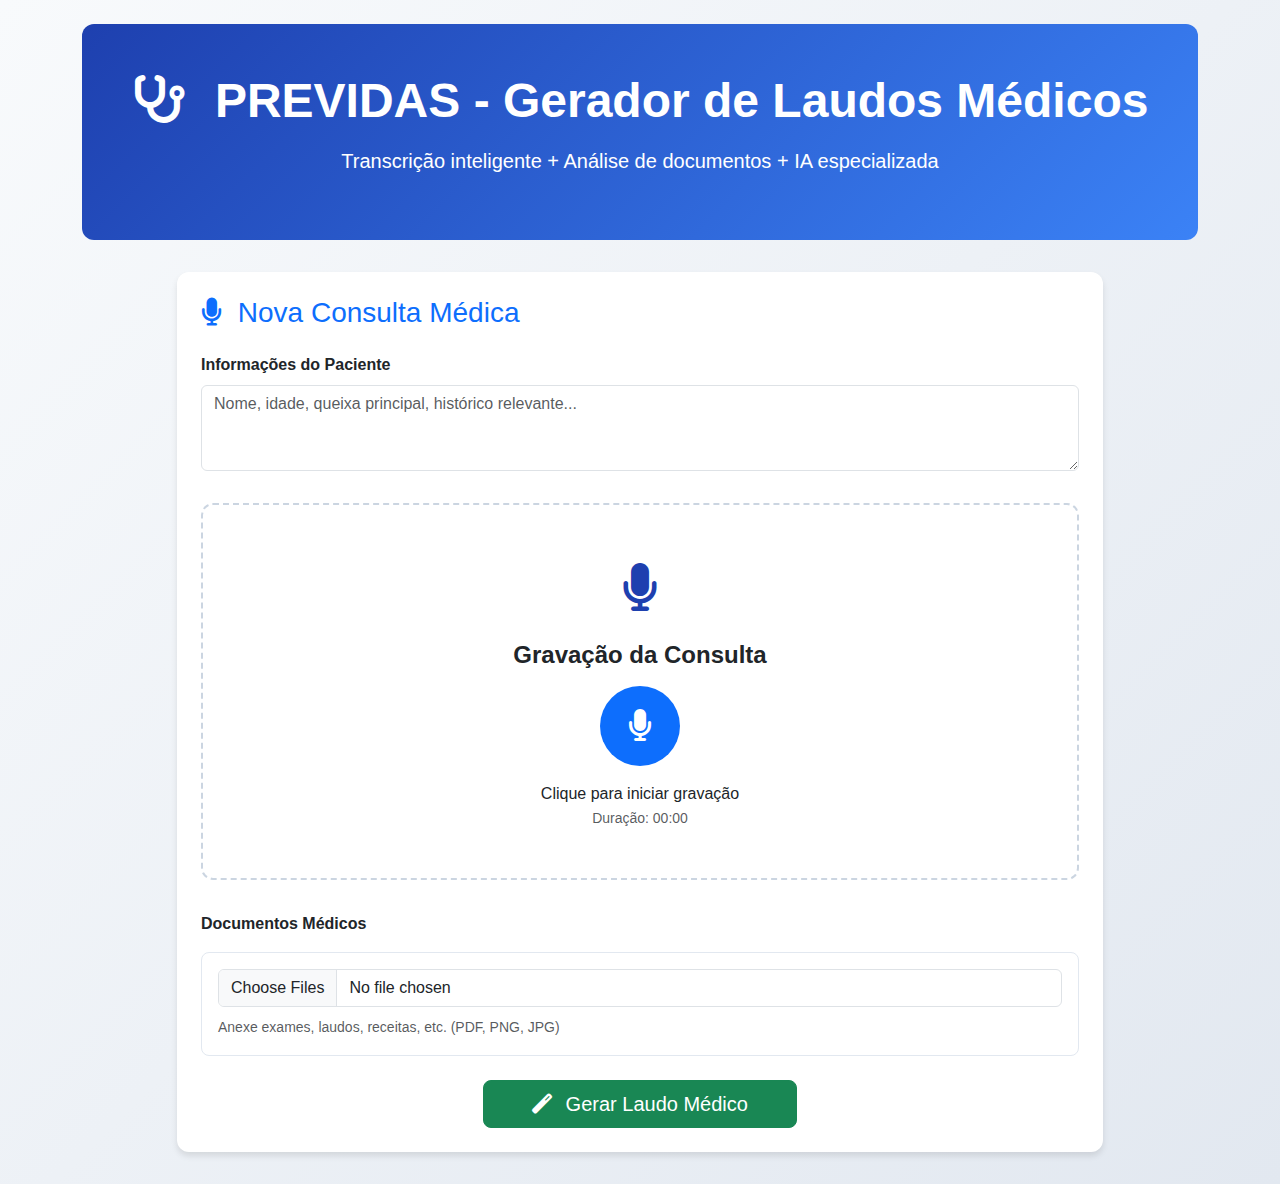
<file: frontend/templates/consultation_backup.html>
<!DOCTYPE html>
<html lang="pt-BR">
<head>
    <meta charset="UTF-8">
    <meta name="viewport" content="width=device-width, initial-scale=1.0">
    <title>PREVIDAS - Gerador de Laudos Médicos</title>
    <link href="https://cdn.jsdelivr.net/npm/bootstrap@5.3.0/dist/css/bootstrap.min.css" rel="stylesheet">
    <link href="https://cdnjs.cloudflare.com/ajax/libs/font-awesome/6.4.0/css/all.min.css" rel="stylesheet">
    <style>
        body { 
            background: linear-gradient(135deg, #f8fafc 0%, #e2e8f0 100%); 
            font-family: 'Segoe UI', Tahoma, Geneva, Verdana, sans-serif;
        }
        .hero { 
            background: linear-gradient(135deg, #1e40af 0%, #3b82f6 100%); 
            color: white; 
            padding: 3rem 0; 
            margin-bottom: 2rem; 
            border-radius: 12px; 
        }
        .card { 
            border: none; 
            border-radius: 12px; 
            box-shadow: 0 4px 6px rgba(0, 0, 0, 0.1); 
            margin-bottom: 2rem;
        }
        .recording-area {
            border: 2px dashed #cbd5e1;
            border-radius: 12px;
            padding: 3rem 2rem;
            text-align: center;
            margin: 2rem 0;
            transition: all 0.3s ease;
        }
        .recording-area.recording {
            border-color: #ef4444;
            background: #fef2f2;
            animation: pulse 2s infinite;
        }
        @keyframes pulse {
            0%, 100% { transform: scale(1); }
            50% { transform: scale(1.02); }
        }
        .btn-record {
            width: 80px;
            height: 80px;
            border-radius: 50%;
            font-size: 2rem;
            border: none;
            transition: all 0.3s ease;
        }
        .btn-record.recording {
            background: #ef4444;
            animation: pulse 1s infinite;
        }
        .document-upload {
            border: 1px solid #e2e8f0;
            border-radius: 8px;
            padding: 1rem;
            margin: 0.5rem 0;
        }
        .processing {
            display: none;
            text-align: center;
            padding: 2rem;
        }
        .results {
            display: none;
            margin-top: 3rem;
        }
    </style>
</head>
<body>
    <div class="container mt-4">
        <!-- Hero Section -->
        <div class="hero text-center">
            <h1 class="display-5 fw-bold mb-3">
                <i class="fas fa-stethoscope me-3"></i>
                PREVIDAS - Gerador de Laudos Médicos
            </h1>
            <p class="lead">
                Transcrição inteligente + Análise de documentos + IA especializada
            </p>
        </div>

        <!-- Formulário Principal -->
        <div class="row justify-content-center">
            <div class="col-lg-10">
                <div class="card p-4">
                    <h3 class="text-primary mb-4">
                        <i class="fas fa-microphone me-2"></i>
                        Nova Consulta Médica
                    </h3>

                    <form id="consultationForm">
                        <!-- Informações do Paciente -->
                        <div class="mb-4">
                            <label class="form-label fw-semibold">Informações do Paciente</label>
                            <textarea name="patient_info" class="form-control" rows="3" 
                                placeholder="Nome, idade, queixa principal, histórico relevante..."></textarea>
                        </div>

                        <!-- Gravação de Áudio -->
                        <div class="recording-area" id="recordingArea">
                            <div style="font-size: 3rem; color: #1e40af; margin-bottom: 1rem;">
                                <i class="fas fa-microphone"></i>
                            </div>
                            <h4 class="fw-semibold mb-3">Gravação da Consulta</h4>
                            <button type="button" class="btn btn-primary btn-record" id="recordBtn">
                                <i class="fas fa-microphone"></i>
                            </button>
                            <p class="mt-3 mb-0">
                                <span id="recordingStatus">Clique para iniciar gravação</span>
                                <br>
                                <small class="text-muted">Duração: <span id="recordingTime">00:00</span></small>
                            </p>
                        </div>

                        <!-- Upload de Documentos -->
                        <div class="mb-4">
                            <label class="form-label fw-semibold">Documentos Médicos</label>
                            <div class="document-upload">
                                <input type="file" name="documents" class="form-control mb-2" 
                                       accept=".pdf,.png,.jpg,.jpeg" multiple>
                                <small class="text-muted">
                                    Anexe exames, laudos, receitas, etc. (PDF, PNG, JPG)
                                </small>
                            </div>
                        </div>

                        <!-- Botão Processar -->
                        <div class="text-center">
                            <button type="submit" class="btn btn-success btn-lg px-5" id="submitBtn">
                                <i class="fas fa-magic me-2"></i>
                                Gerar Laudo Médico
                            </button>
                        </div>
                    </form>

                    <!-- Loading -->
                    <div class="processing" id="processing">
                        <div class="spinner-border text-primary mb-3" style="width: 3rem; height: 3rem;"></div>
                        <h5>Processando Consulta</h5>
                        <p class="text-muted">Transcrevendo áudio, analisando documentos e gerando laudo...</p>
                    </div>
                </div>
            </div>
        </div>

        <!-- Resultados -->
        <div class="results" id="results">
            <div class="row">
                <div class="col-lg-6">
                    <div class="card p-4">
                        <h5 class="text-primary mb-3">
                            <i class="fas fa-microphone me-2"></i>
                            Transcrição da Consulta
                        </h5>
                        <div class="bg-light p-3 rounded" style="max-height: 400px; overflow-y: auto;">
                            <div id="transcriptionText"></div>
                        </div>
                    </div>

                    <div class="card p-4 mt-3">
                        <h5 class="text-primary mb-3">
                            <i class="fas fa-file-medical me-2"></i>
                            Documentos Processados
                        </h5>
                        <div id="documentsProcessed"></div>
                    </div>
                </div>

                <div class="col-lg-6">
                    <div class="card p-4">
                        <h5 class="text-primary mb-3">
                            <i class="fas fa-file-medical-alt me-2"></i>
                            Laudo Médico Gerado
                        </h5>
                        <div id="medicalReport" style="line-height: 1.7; max-height: 600px; overflow-y: auto;"></div>

                        <div class="mt-4 pt-3 border-top">
                            <button class="btn btn-success me-2" onclick="downloadReport()">
                                <i class="fas fa-download me-1"></i>Download PDF
                            </button>
                            <button class="btn btn-outline-primary me-2" onclick="window.print()">
                                <i class="fas fa-print me-1"></i>Imprimir
                            </button>
                            <button class="btn btn-outline-secondary" onclick="editReport()">
                                <i class="fas fa-edit me-1"></i>Editar Laudo
                            </button>
                        </div>
                    </div>
                </div>
            </div>
        </div>
    </div>

    <script src="https://cdn.jsdelivr.net/npm/bootstrap@5.3.0/dist/js/bootstrap.bundle.min.js"></script>
    <script>
        let mediaRecorder;
        let audioChunks = [];
        let isRecording = false;
        let recordingTimer;
        let recordingSeconds = 0;

        // Elementos
        const recordBtn = document.getElementById('recordBtn');
        const recordingArea = document.getElementById('recordingArea');
        const recordingStatus = document.getElementById('recordingStatus');
        const recordingTime = document.getElementById('recordingTime');
        const consultationForm = document.getElementById('consultationForm');

        // Inicializar gravação
        recordBtn.addEventListener('click', toggleRecording);

        async function toggleRecording() {
            if (!isRecording) {
                await startRecording();
            } else {
                stopRecording();
            }
        }

        async function startRecording() {
            try {
                const stream = await navigator.mediaDevices.getUserMedia({ audio: true });
                mediaRecorder = new MediaRecorder(stream);
                audioChunks = [];
                recordingSeconds = 0;

                mediaRecorder.ondataavailable = event => {
                    audioChunks.push(event.data);
                };

                mediaRecorder.onstop = () => {
                    const audioBlob = new Blob(audioChunks, { type: 'audio/wav' });
                    // Anexar ao formulário
                    const audioFile = new File([audioBlob], `consulta_${Date.now()}.wav`, { type: 'audio/wav' });
                    // Armazenar para envio
                    consultationForm.audioFile = audioFile;
                };

                mediaRecorder.start();
                isRecording = true;

                // UI feedback
                recordBtn.classList.add('recording');
                recordBtn.innerHTML = '<i class="fas fa-stop"></i>';
                recordingArea.classList.add('recording');
                recordingStatus.textContent = 'Gravando... Clique para parar';

                // Timer
                recordingTimer = setInterval(() => {
                    recordingSeconds++;
                    const minutes = Math.floor(recordingSeconds / 60);
                    const seconds = recordingSeconds % 60;
                    recordingTime.textContent = `${minutes.toString().padStart(2, '0')}:${seconds.toString().padStart(2, '0')}`;
                }, 1000);

            } catch (error) {
                alert('Erro ao acessar microfone: ' + error.message);
            }
        }

        function stopRecording() {
            if (mediaRecorder && isRecording) {
                mediaRecorder.stop();
                mediaRecorder.stream.getTracks().forEach(track => track.stop());
                isRecording = false;

                // UI feedback
                recordBtn.classList.remove('recording');
                recordBtn.innerHTML = '<i class="fas fa-microphone"></i>';
                recordingArea.classList.remove('recording');
                recordingStatus.textContent = 'Gravação concluída ✓';

                clearInterval(recordingTimer);
            }
        }

        // Form submission
        consultationForm.addEventListener('submit', async function(e) {
            e.preventDefault();

            const formData = new FormData();
            
            // Adicionar informações do paciente
            const patientInfo = this.querySelector('textarea[name="patient_info"]').value;
            formData.append('patient_info', patientInfo);

            // Adicionar áudio se gravado
            if (this.audioFile) {
                formData.append('audio_file', this.audioFile);
            }

            // Adicionar documentos
            const documentsInput = this.querySelector('input[name="documents"]');
            if (documentsInput.files.length > 0) {
                for (let file of documentsInput.files) {
                    formData.append('documents', file);
                }
            }

            // Mostrar loading
            document.getElementById('submitBtn').style.display = 'none';
            document.getElementById('processing').style.display = 'block';
            document.getElementById('results').style.display = 'none';

            try {
                const response = await fetch('/api/process-consultation', {
                    method: 'POST',
                    body: formData
                });

                const result = await response.json();

                if (result.success) {
                    displayResults(result);
                } else {
                    alert('Erro: ' + result.error);
                }

            } catch (error) {
                alert('Erro no processamento: ' + error.message);
            } finally {
                document.getElementById('processing').style.display = 'none';
                document.getElementById('submitBtn').style.display = 'block';
            }
        });

        function displayResults(result) {
            // Transcrição
            document.getElementById('transcriptionText').innerHTML = 
                result.transcription || 'Nenhuma transcrição disponível';

            // Documentos processados
            let docsHtml = '';
            if (result.documents && result.documents.length > 0) {
                result.documents.forEach(doc => {
                    docsHtml += `
                        <div class="border rounded p-2 mb-2">
                            <strong>${doc.file}</strong>
                            <br><small class="text-muted">${doc.summary}</small>
                        </div>
                    `;
                });
            } else {
                docsHtml = 'Nenhum documento processado';
            }
            document.getElementById('documentsProcessed').innerHTML = docsHtml;

            // Laudo médico
            const report = result.medical_report || 'Laudo não disponível';
            document.getElementById('medicalReport').innerHTML = 
                report.replace(/\n/g, '<br>')
                      .replace(/## (.*)/g, '<h6 class="text-primary mt-3 mb-2">$1</h6>')
                      .replace(/\*\*(.*?)\*\*/g, '<strong>$1</strong>');

            // Mostrar resultados
            document.getElementById('results').style.display = 'block';
            document.getElementById('results').scrollIntoView({ behavior: 'smooth' });
        }

        function downloadReport() {
            const reportContent = document.getElementById('medicalReport').innerText;
            const blob = new Blob([reportContent], { type: 'text/plain' });
            const url = URL.createObjectURL(blob);
            const a = document.createElement('a');
            a.href = url;
            a.download = `laudo_medico_${new Date().toISOString().slice(0, 10)}.txt`;
            document.body.appendChild(a);
            a.click();
            document.body.removeChild(a);
            URL.revokeObjectURL(url);
        }

        function editReport() {
            const reportDiv = document.getElementById('medicalReport');
            const currentContent = reportDiv.innerText;
            
            reportDiv.innerHTML = `
                <textarea class="form-control" rows="20" id="editableReport">${currentContent}</textarea>
                <div class="mt-2">
                    <button class="btn btn-success btn-sm" onclick="saveReport()">Salvar</button>
                    <button class="btn btn-secondary btn-sm" onclick="cancelEdit()">Cancelar</button>
                </div>
            `;
        }

        function saveReport() {
            const editableContent = document.getElementById('editableReport').value;
            const reportDiv = document.getElementById('medicalReport');
            reportDiv.innerHTML = editableContent.replace(/\n/g, '<br>');
        }

        function cancelEdit() {
            location.reload(); // Simples reload para cancelar edição
        }
    </script>
</body>
</html>
</file>
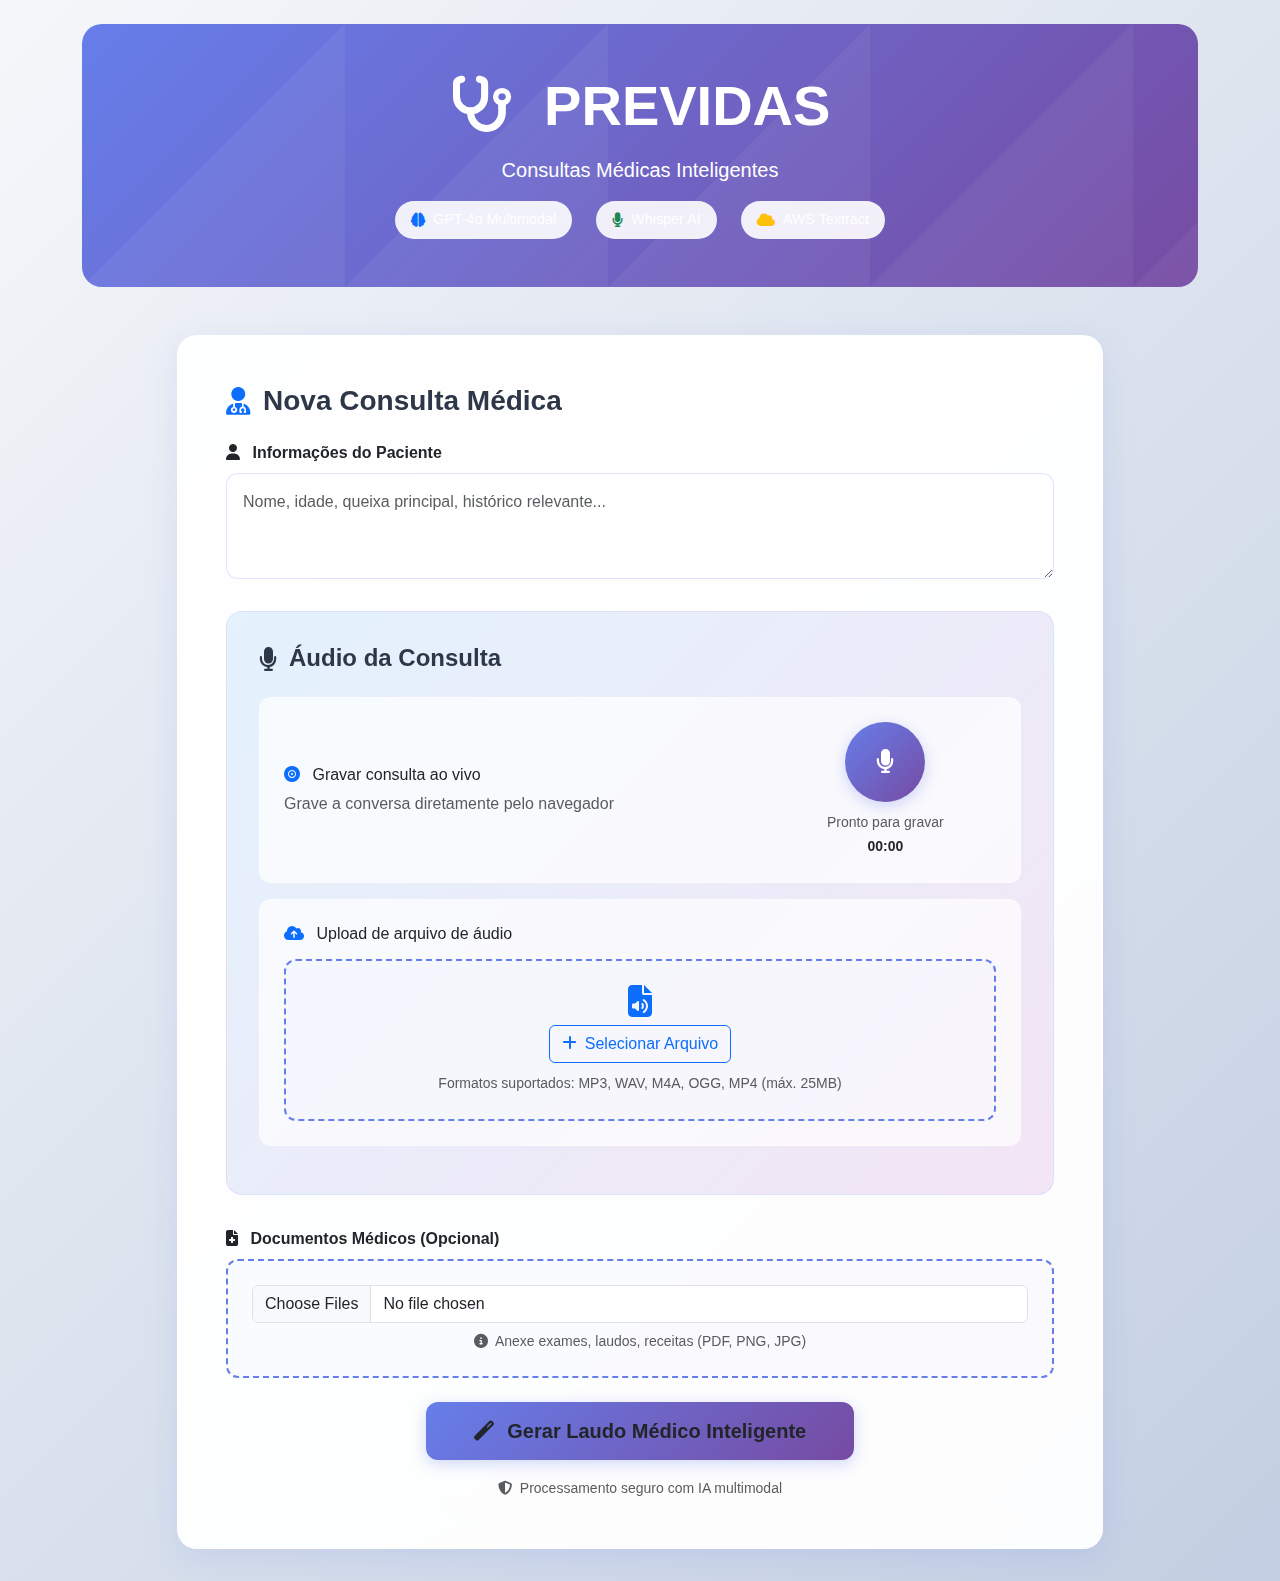
<file: frontend/templates/consultation_premium.html>
<!DOCTYPE html>
<html lang="pt-BR">
<head>
    <meta charset="UTF-8">
    <meta name="viewport" content="width=device-width, initial-scale=1.0">
    <title>PREVIDAS - Consultas Médicas Inteligentes</title>
    <link href="https://cdn.jsdelivr.net/npm/bootstrap@5.3.0/dist/css/bootstrap.min.css" rel="stylesheet">
    <link href="https://cdnjs.cloudflare.com/ajax/libs/font-awesome/6.4.0/css/all.min.css" rel="stylesheet">
    <style>
        :root {
            --primary-gradient: linear-gradient(135deg, #667eea 0%, #764ba2 100%);
            --card-shadow: 0 8px 32px rgba(102, 126, 234, 0.15);
            --glass-bg: rgba(255, 255, 255, 0.95);
            --border-radius: 20px;
        }

        body { 
            background: linear-gradient(135deg, #f5f7fa 0%, #c3cfe2 100%);
            font-family: 'Inter', -apple-system, BlinkMacSystemFont, sans-serif;
            min-height: 100vh;
        }

        .hero { 
            background: var(--primary-gradient);
            color: white; 
            padding: 3rem 0; 
            margin-bottom: 3rem; 
            border-radius: var(--border-radius);
            position: relative;
            overflow: hidden;
        }

        .hero::before {
            content: '';
            position: absolute;
            top: 0;
            left: 0;
            right: 0;
            bottom: 0;
            background: url('data:image/svg+xml,<svg xmlns="http://www.w3.org/2000/svg" viewBox="0 0 1000 1000"><polygon fill="rgba(255,255,255,0.05)" points="0,1000 1000,0 1000,1000"/></svg>');
        }

        .hero-content {
            position: relative;
            z-index: 2;
        }

        .main-card { 
            background: var(--glass-bg);
            backdrop-filter: blur(20px);
            border: 1px solid rgba(255, 255, 255, 0.2);
            border-radius: var(--border-radius);
            box-shadow: var(--card-shadow);
            padding: 3rem;
            margin-bottom: 2rem;
        }

        .section-title {
            color: #2d3748;
            font-weight: 600;
            margin-bottom: 1.5rem;
            display: flex;
            align-items: center;
            gap: 0.75rem;
        }

        .audio-section {
            background: linear-gradient(135deg, #e3f2fd 0%, #f3e5f5 100%);
            border-radius: 16px;
            padding: 2rem;
            margin: 2rem 0;
            border: 1px solid rgba(103, 126, 234, 0.1);
            position: relative;
            overflow: hidden;
        }

        .audio-option {
            background: rgba(255, 255, 255, 0.7);
            border-radius: 12px;
            padding: 1.5rem;
            margin-bottom: 1rem;
            border: 1px solid rgba(255, 255, 255, 0.3);
            transition: all 0.3s ease;
        }

        .audio-option:hover {
            transform: translateY(-2px);
            box-shadow: 0 4px 20px rgba(0,0,0,0.1);
        }

        .record-button {
            width: 80px;
            height: 80px;
            border-radius: 50%;
            background: linear-gradient(135deg, #667eea 0%, #764ba2 100%);
            border: none;
            color: white;
            font-size: 1.5rem;
            transition: all 0.3s ease;
            box-shadow: 0 4px 15px rgba(102, 126, 234, 0.3);
        }

        .record-button:hover {
            transform: scale(1.05);
            box-shadow: 0 6px 25px rgba(102, 126, 234, 0.4);
        }

        .record-button.recording {
            background: linear-gradient(135deg, #ff6b6b 0%, #ff8e53 100%);
            animation: pulse-record 2s infinite;
        }

        @keyframes pulse-record {
            0%, 100% { transform: scale(1); }
            50% { transform: scale(1.05); }
        }

        .upload-area {
            border: 2px dashed #667eea;
            border-radius: 12px;
            padding: 1.5rem;
            text-align: center;
            transition: all 0.3s ease;
            background: rgba(102, 126, 234, 0.02);
        }

        .upload-area:hover {
            border-color: #764ba2;
            background: rgba(102, 126, 234, 0.05);
        }

        .upload-area.dragover {
            border-color: #764ba2;
            background: rgba(102, 126, 234, 0.1);
            transform: scale(1.02);
        }

        .btn-primary-custom {
            background: var(--primary-gradient);
            border: none;
            border-radius: 12px;
            padding: 0.875rem 2rem;
            font-weight: 600;
            transition: all 0.3s ease;
            box-shadow: 0 4px 15px rgba(102, 126, 234, 0.3);
        }

        .btn-primary-custom:hover {
            transform: translateY(-2px);
            box-shadow: 0 6px 25px rgba(102, 126, 234, 0.4);
        }

        .form-control-custom {
            border-radius: 12px;
            border: 1px solid rgba(102, 126, 234, 0.2);
            padding: 1rem;
            transition: all 0.3s ease;
        }

        .form-control-custom:focus {
            border-color: #667eea;
            box-shadow: 0 0 0 0.2rem rgba(102, 126, 234, 0.25);
        }

        .status-indicator {
            display: inline-flex;
            align-items: center;
            gap: 0.5rem;
            padding: 0.5rem 1rem;
            background: rgba(255, 255, 255, 0.9);
            border-radius: 25px;
            font-size: 0.9rem;
            font-weight: 500;
        }

        .processing-overlay {
            background: rgba(255, 255, 255, 0.95);
            backdrop-filter: blur(10px);
            border-radius: var(--border-radius);
        }

        /* Microinterações */
        .fade-in {
            animation: fadeIn 0.6s ease-out;
        }

        @keyframes fadeIn {
            from { opacity: 0; transform: translateY(20px); }
            to { opacity: 1; transform: translateY(0); }
        }
    </style>
</head>
<body>
    <div class="container mt-4">
        <!-- Hero Premium -->
        <div class="hero text-center fade-in">
            <div class="hero-content">
                <h1 class="display-4 fw-bold mb-3">
                    <i class="fas fa-stethoscope me-3"></i>
                    PREVIDAS
                </h1>
                <p class="lead mb-2">Consultas Médicas Inteligentes</p>
                <div class="d-flex justify-content-center gap-4 mt-3">
                    <span class="status-indicator">
                        <i class="fas fa-brain text-primary"></i>
                        GPT-4o Multimodal
                    </span>
                    <span class="status-indicator">
                        <i class="fas fa-microphone text-success"></i>
                        Whisper AI
                    </span>
                    <span class="status-indicator">
                        <i class="fas fa-cloud text-warning"></i>
                        AWS Textract
                    </span>
                </div>
            </div>
        </div>

        <!-- Card Principal Premium -->
        <div class="row justify-content-center">
            <div class="col-lg-10">
                <div class="main-card fade-in">
                    <h3 class="section-title">
                        <i class="fas fa-user-md text-primary"></i>
                        Nova Consulta Médica
                    </h3>

                    <form id="consultationForm">
                        <!-- Informações do Paciente -->
                        <div class="mb-4">
                            <label class="form-label fw-semibold">
                                <i class="fas fa-user me-2"></i>
                                Informações do Paciente
                            </label>
                            <textarea name="patient_info" class="form-control form-control-custom" rows="3" 
                                placeholder="Nome, idade, queixa principal, histórico relevante..."></textarea>
                        </div>

                        <!-- Seção de Áudio Premium -->
                        <div class="audio-section">
                            <h4 class="section-title mb-4">
                                <i class="fas fa-microphone"></i>
                                Áudio da Consulta
                            </h4>

                            <!-- Opção 1: Gravação -->
                            <div class="audio-option">
                                <div class="row align-items-center">
                                    <div class="col-md-8">
                                        <h6 class="mb-2">
                                            <i class="fas fa-record-vinyl me-2 text-primary"></i>
                                            Gravar consulta ao vivo
                                        </h6>
                                        <p class="text-muted mb-0">Grave a conversa diretamente pelo navegador</p>
                                    </div>
                                    <div class="col-md-4 text-center">
                                        <button type="button" class="record-button" id="recordBtn">
                                            <i class="fas fa-microphone"></i>
                                        </button>
                                        <div class="mt-2">
                                            <span id="recordingStatus" class="small text-muted">Pronto para gravar</span>
                                            <br>
                                            <span id="recordingTime" class="small fw-bold">00:00</span>
                                        </div>
                                    </div>
                                </div>
                            </div>

                            <!-- Opção 2: Upload -->
                            <div class="audio-option">
                                <h6 class="mb-3">
                                    <i class="fas fa-cloud-upload-alt me-2 text-primary"></i>
                                    Upload de arquivo de áudio
                                </h6>
                                <div class="upload-area" id="uploadArea">
                                    <i class="fas fa-file-audio fa-2x text-primary mb-2"></i>
                                    <input type="file" id="audioUpload" class="form-control" 
                                           accept="audio/*,.mp3,.wav,.m4a,.ogg,.mp4" style="display: none;">
                                    <div class="mb-2">
                                        <button type="button" class="btn btn-outline-primary" onclick="document.getElementById('audioUpload').click()">
                                            <i class="fas fa-plus me-2"></i>Selecionar Arquivo
                                        </button>
                                    </div>
                                    <small class="text-muted">
                                        Formatos suportados: MP3, WAV, M4A, OGG, MP4 (máx. 25MB)
                                    </small>
                                    <div id="uploadFileName" class="mt-2 fw-semibold text-primary" style="display: none;"></div>
                                </div>
                            </div>
                        </div>

                        <!-- Documentos Médicos -->
                        <div class="mb-4">
                            <label class="form-label fw-semibold">
                                <i class="fas fa-file-medical me-2"></i>
                                Documentos Médicos (Opcional)
                            </label>
                            <div class="upload-area">
                                <input type="file" name="documents" class="form-control" 
                                       accept=".pdf,.png,.jpg,.jpeg" multiple>
                                <small class="text-muted d-block mt-2">
                                    <i class="fas fa-info-circle me-1"></i>
                                    Anexe exames, laudos, receitas (PDF, PNG, JPG)
                                </small>
                            </div>
                        </div>

                        <!-- Botão Principal -->
                        <div class="text-center">
                            <button type="button" class="btn btn-primary-custom btn-lg px-5" id="generateBtn" onclick="gerarLaudo()">
                                <i class="fas fa-magic me-2"></i>
                                Gerar Laudo Médico Inteligente
                            </button>
                            <div class="mt-3">
                                <small class="text-muted">
                                    <i class="fas fa-shield-alt me-1"></i>
                                    Processamento seguro com IA multimodal
                                </small>
                            </div>
                        </div>
                    </form>

                    <!-- Loading Premium -->
                    <div class="processing-overlay text-center p-4 mt-4" id="processing" style="display: none;">
                        <div class="spinner-border text-primary mb-3" style="width: 3rem; height: 3rem;"></div>
                        <h5 class="mb-2">
                            <i class="fas fa-brain me-2"></i>
                            IA Multimodal Processando
                        </h5>
                        <p class="text-muted">Analisando áudio, documentos e gerando laudo inteligente...</p>
                        <div class="progress mt-3" style="height: 6px;">
                            <div class="progress-bar progress-bar-striped progress-bar-animated" 
                                 style="width: 100%; background: var(--primary-gradient);"></div>
                        </div>
                    </div>
                </div>
            </div>
        </div>

        <!-- Resultados serão inseridos aqui -->
        <div id="results" style="display: none;"></div>
    </div>

    <script>
        // JavaScript existente + melhorias visuais
        document.getElementById('audioUpload').addEventListener('change', function() {
            const fileName = this.files[0]?.name;
            const fileNameDiv = document.getElementById('uploadFileName');
            if (fileName) {
                fileNameDiv.innerHTML = `<i class="fas fa-file-audio me-2"></i>${fileName}`;
                fileNameDiv.style.display = 'block';
            }
        });

        // Drag and drop para upload
        const uploadArea = document.getElementById('uploadArea');
        uploadArea.addEventListener('dragover', (e) => {
            e.preventDefault();
            uploadArea.classList.add('dragover');
        });

        uploadArea.addEventListener('dragleave', () => {
            uploadArea.classList.remove('dragover');
        });

        uploadArea.addEventListener('drop', (e) => {
            e.preventDefault();
            uploadArea.classList.remove('dragover');
            const files = e.dataTransfer.files;
            if (files.length > 0) {
                document.getElementById('audioUpload').files = files;
                const fileName = files[0].name;
                document.getElementById('uploadFileName').innerHTML = `<i class="fas fa-file-audio me-2"></i>${fileName}`;
                document.getElementById('uploadFileName').style.display = 'block';
            }
        });

        // [Resto do JavaScript existente...]
    </script>
</body>
</html>
</file>
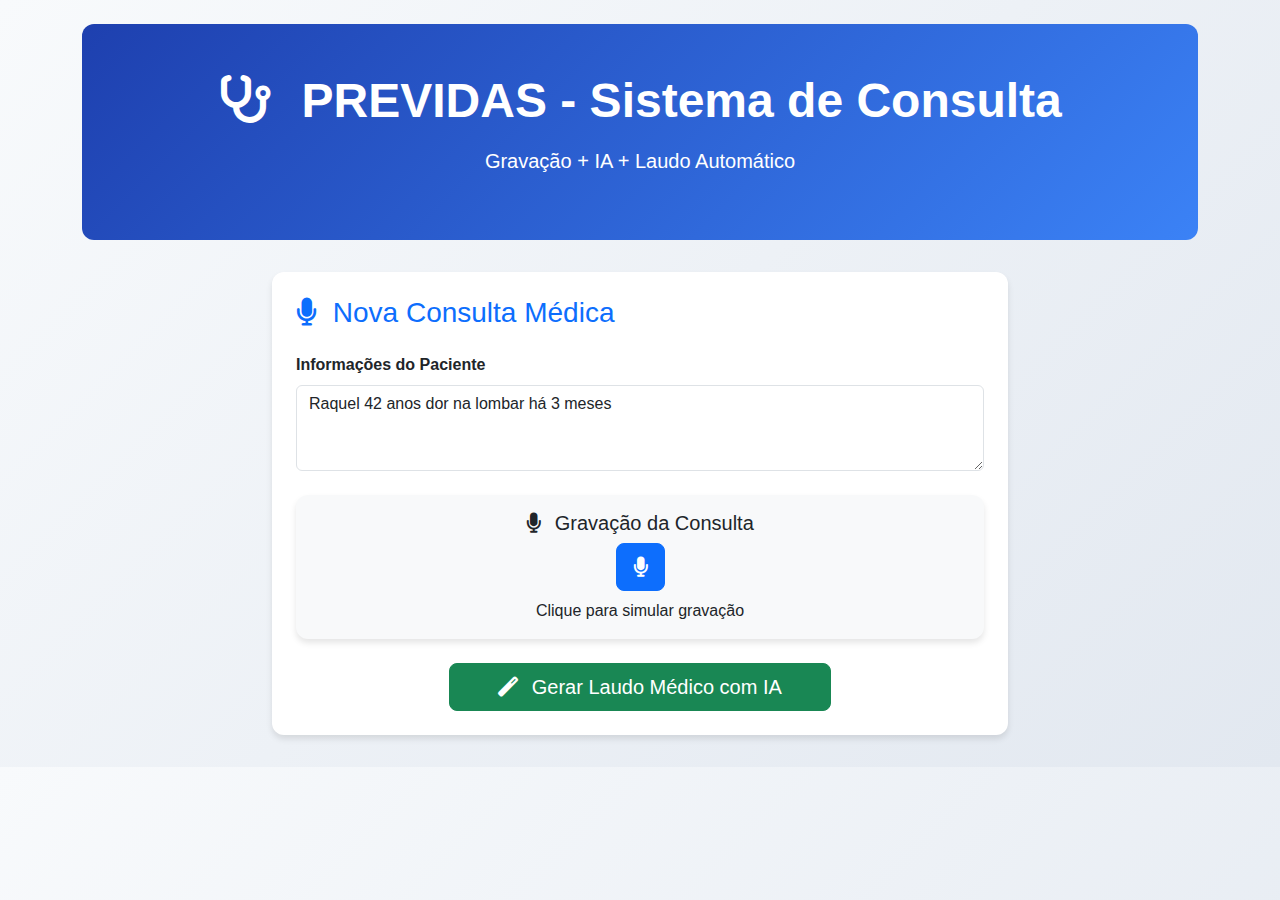
<file: frontend/templates/consultation_simple.html>
<!DOCTYPE html>
<html lang="pt-BR">
<head>
    <meta charset="UTF-8">
    <meta name="viewport" content="width=device-width, initial-scale=1.0">
    <title>PREVIDAS - Consulta Médica</title>
    <link href="https://cdn.jsdelivr.net/npm/bootstrap@5.3.0/dist/css/bootstrap.min.css" rel="stylesheet">
    <link href="https://cdnjs.cloudflare.com/ajax/libs/font-awesome/6.4.0/css/all.min.css" rel="stylesheet">
    <style>
        body { 
            background: linear-gradient(135deg, #f8fafc 0%, #e2e8f0 100%); 
            font-family: 'Segoe UI', Tahoma, Geneva, Verdana, sans-serif;
        }
        .hero { 
            background: linear-gradient(135deg, #1e40af 0%, #3b82f6 100%); 
            color: white; 
            padding: 3rem 0; 
            margin-bottom: 2rem; 
            border-radius: 12px; 
        }
        .card { 
            border: none; 
            border-radius: 12px; 
            box-shadow: 0 4px 6px rgba(0, 0, 0, 0.1); 
            margin-bottom: 2rem;
        }
        .results {
            display: none;
            margin-top: 3rem;
        }
        .processing {
            display: none;
            text-align: center;
            padding: 2rem;
        }
    </style>
</head>
<body>
    <div class="container mt-4">
        <!-- Hero Section -->
        <div class="hero text-center">
            <h1 class="display-5 fw-bold mb-3">
                <i class="fas fa-stethoscope me-3"></i>
                PREVIDAS - Sistema de Consulta
            </h1>
            <p class="lead">
                Gravação + IA + Laudo Automático
            </p>
        </div>

        <!-- Formulário -->
        <div class="row justify-content-center">
            <div class="col-lg-8">
                <div class="card p-4">
                    <h3 class="text-primary mb-4">
                        <i class="fas fa-microphone me-2"></i>
                        Nova Consulta Médica
                    </h3>

                    <form id="consultationForm">
                        <!-- Informações do Paciente -->
                        <div class="mb-4">
                            <label class="form-label fw-semibold">Informações do Paciente</label>
                            <textarea name="patient_info" class="form-control" rows="3" 
                                placeholder="Nome, idade, queixa principal, histórico relevante..."
                                required>Raquel 42 anos dor na lombar há 3 meses</textarea>
                        </div>

                        <!-- Simulação de Gravação -->
                        <div class="card bg-light mb-4">
                            <div class="card-body text-center">
                                <h5 class="card-title">
                                    <i class="fas fa-microphone me-2"></i>
                                    Gravação da Consulta
                                </h5>
                                <button type="button" class="btn btn-primary btn-lg" id="recordBtn">
                                    <i class="fas fa-microphone"></i>
                                </button>
                                <p class="mt-2 mb-0" id="recordingStatus">
                                    Clique para simular gravação
                                </p>
                            </div>
                        </div>

                        <!-- Botão Processar -->
                        <div class="text-center">
                            <button type="submit" class="btn btn-success btn-lg px-5" id="submitBtn">
                                <i class="fas fa-magic me-2"></i>
                                Gerar Laudo Médico com IA
                            </button>
                        </div>
                    </form>

                    <!-- Loading -->
                    <div class="processing" id="processing">
                        <div class="spinner-border text-primary mb-3" style="width: 3rem; height: 3rem;"></div>
                        <h5>Processando com IA</h5>
                        <p class="text-muted">Analisando consulta e gerando laudo...</p>
                    </div>
                </div>
            </div>
        </div>

        <!-- Resultados -->
        <div class="results" id="results">
            <div class="row">
                <div class="col-lg-6">
                    <div class="card p-4">
                        <h5 class="text-primary mb-3">
                            <i class="fas fa-microphone me-2"></i>
                            Transcrição da Consulta
                        </h5>
                        <div class="bg-light p-3 rounded">
                            <div id="transcriptionText"></div>
                        </div>
                    </div>
                </div>

                <div class="col-lg-6">
                    <div class="card p-4">
                        <h5 class="text-primary mb-3">
                            <i class="fas fa-file-medical-alt me-2"></i>
                            Laudo Médico Gerado
                        </h5>
                        <div id="medicalReport" style="line-height: 1.7;"></div>

                        <div class="mt-4 pt-3 border-top">
                            <button class="btn btn-success me-2" onclick="window.print()">
                                <i class="fas fa-print me-1"></i>Imprimir
                            </button>
                            <button class="btn btn-outline-primary" onclick="location.reload()">
                                <i class="fas fa-plus me-1"></i>Nova Consulta
                            </button>
                        </div>
                    </div>
                </div>
            </div>
        </div>
    </div>

    <script>
        let isRecording = false;
        const recordBtn = document.getElementById('recordBtn');
        const recordingStatus = document.getElementById('recordingStatus');
        const consultationForm = document.getElementById('consultationForm');

        // Simulação de gravação
        recordBtn.addEventListener('click', function() {
            if (!isRecording) {
                isRecording = true;
                recordBtn.classList.remove('btn-primary');
                recordBtn.classList.add('btn-danger');
                recordBtn.innerHTML = '<i class="fas fa-stop"></i>';
                recordingStatus.textContent = 'Gravando... Clique para parar';
                
                setTimeout(() => {
                    stopRecording();
                }, 3000); // Para automaticamente após 3s
            } else {
                stopRecording();
            }
        });

        function stopRecording() {
            isRecording = false;
            recordBtn.classList.remove('btn-danger');
            recordBtn.classList.add('btn-success');
            recordBtn.innerHTML = '<i class="fas fa-check"></i>';
            recordingStatus.textContent = 'Gravação concluída ✓';
        }

        // Form submission - CORRIGIDO
        consultationForm.addEventListener('submit', async function(e) {
            e.preventDefault();

            const patientInfo = this.querySelector('textarea[name="patient_info"]').value;

            // Mostrar loading
            document.getElementById('submitBtn').style.display = 'none';
            document.getElementById('processing').style.display = 'block';
            document.getElementById('results').style.display = 'none';

            try {
                console.log('Enviando para backend:', patientInfo);
                
                const response = await fetch('http://localhost:8000/simple-consultation/', {
                    method: 'POST',
                    headers: {
                        'Content-Type': 'application/x-www-form-urlencoded',
                    },
                    body: 'patient_info=' + encodeURIComponent(patientInfo)
                });

                console.log('Response status:', response.status);
                
                const result = await response.json();
                console.log('Result:', result);

                if (result.success) {
                    displayResults(result);
                } else {
                    alert('Erro: ' + result.error);
                }

            } catch (error) {
                console.error('Erro:', error);
                alert('Erro na comunicação: ' + error.message);
            } finally {
                document.getElementById('processing').style.display = 'none';
                document.getElementById('submitBtn').style.display = 'block';
            }
        });

        function displayResults(result) {
            // Transcrição
            document.getElementById('transcriptionText').textContent = 
                result.transcription || 'Nenhuma transcrição disponível';

            // Laudo médico
            const report = result.medical_report || 'Laudo não disponível';
            document.getElementById('medicalReport').innerHTML = 
                report.replace(/\n/g, '<br>')
                      .replace(/## (.*)/g, '<h6 class="text-primary mt-3 mb-2">$1</h6>')
                      .replace(/\*\*(.*?)\*\*/g, '<strong>$1</strong>');

            // Mostrar resultados
            document.getElementById('results').style.display = 'block';
            document.getElementById('results').scrollIntoView({ behavior: 'smooth' });
        }
    </script>
</body>
</html>
</file>
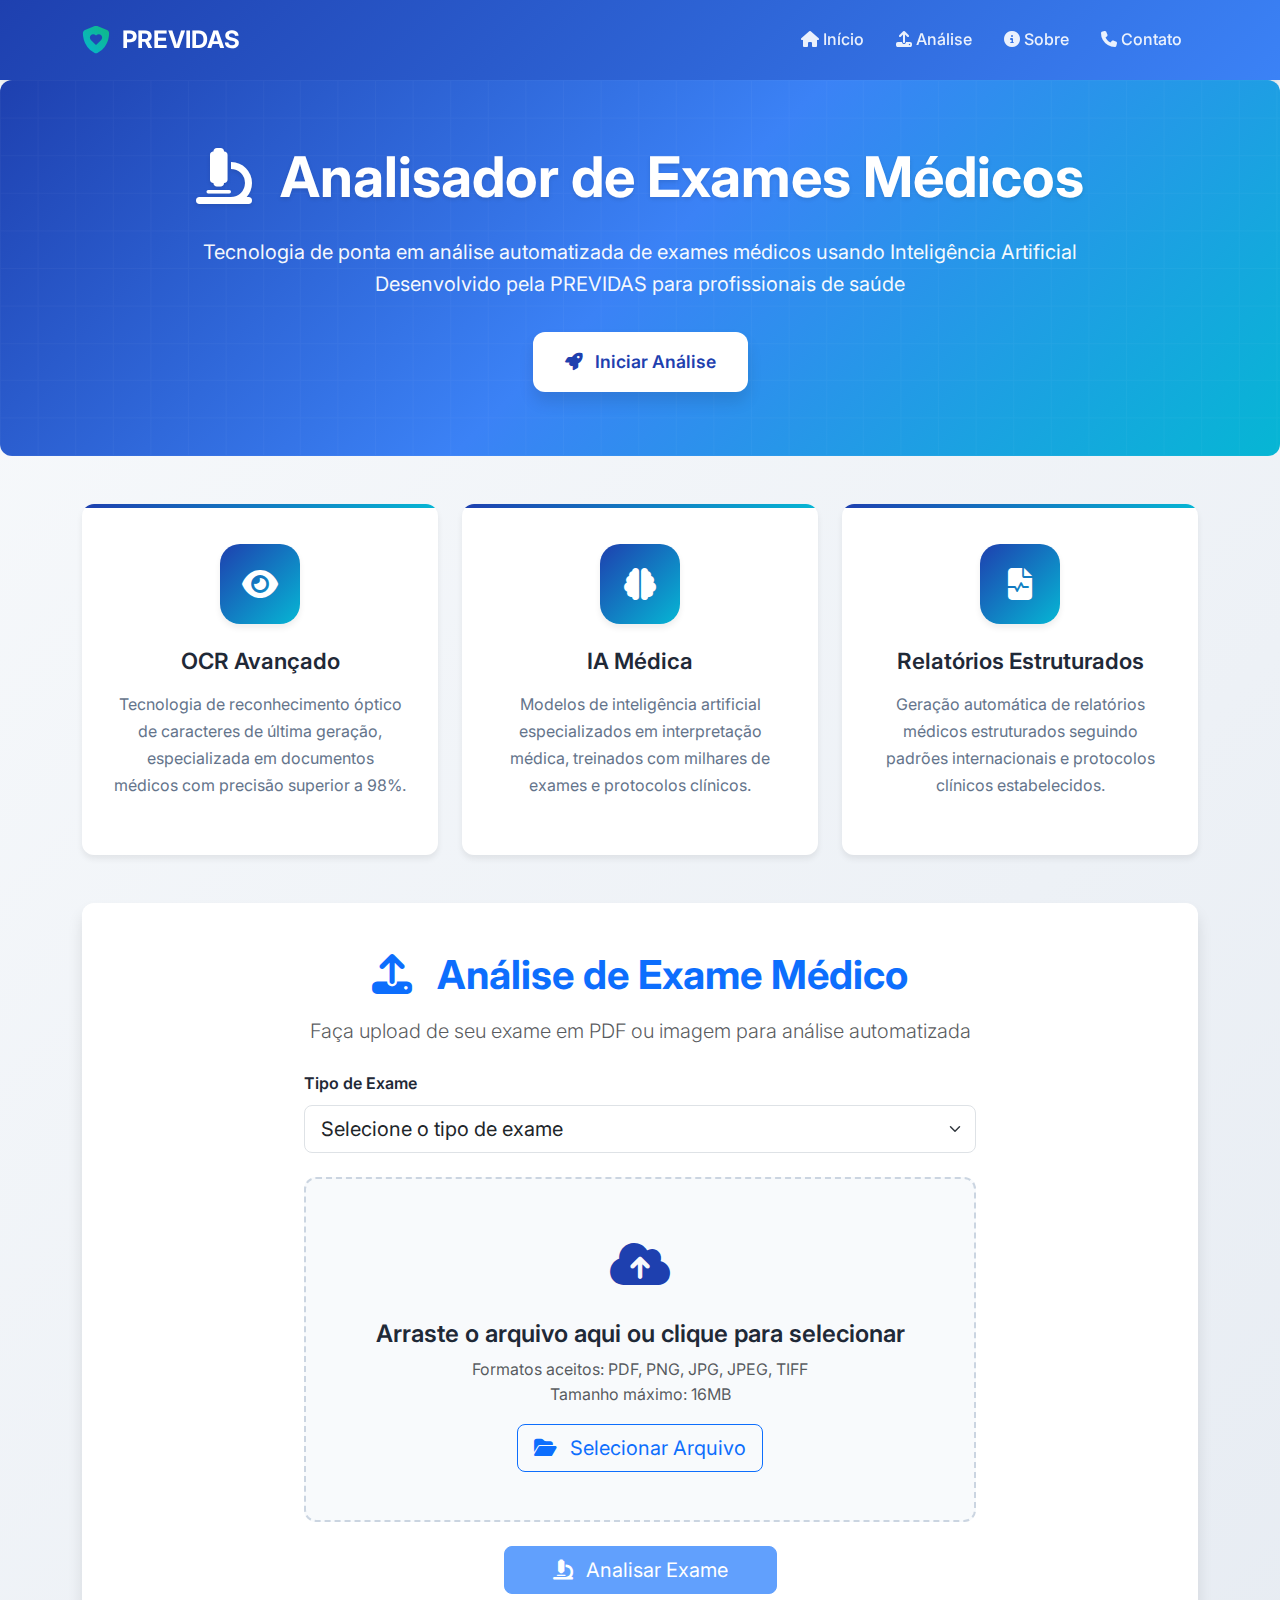
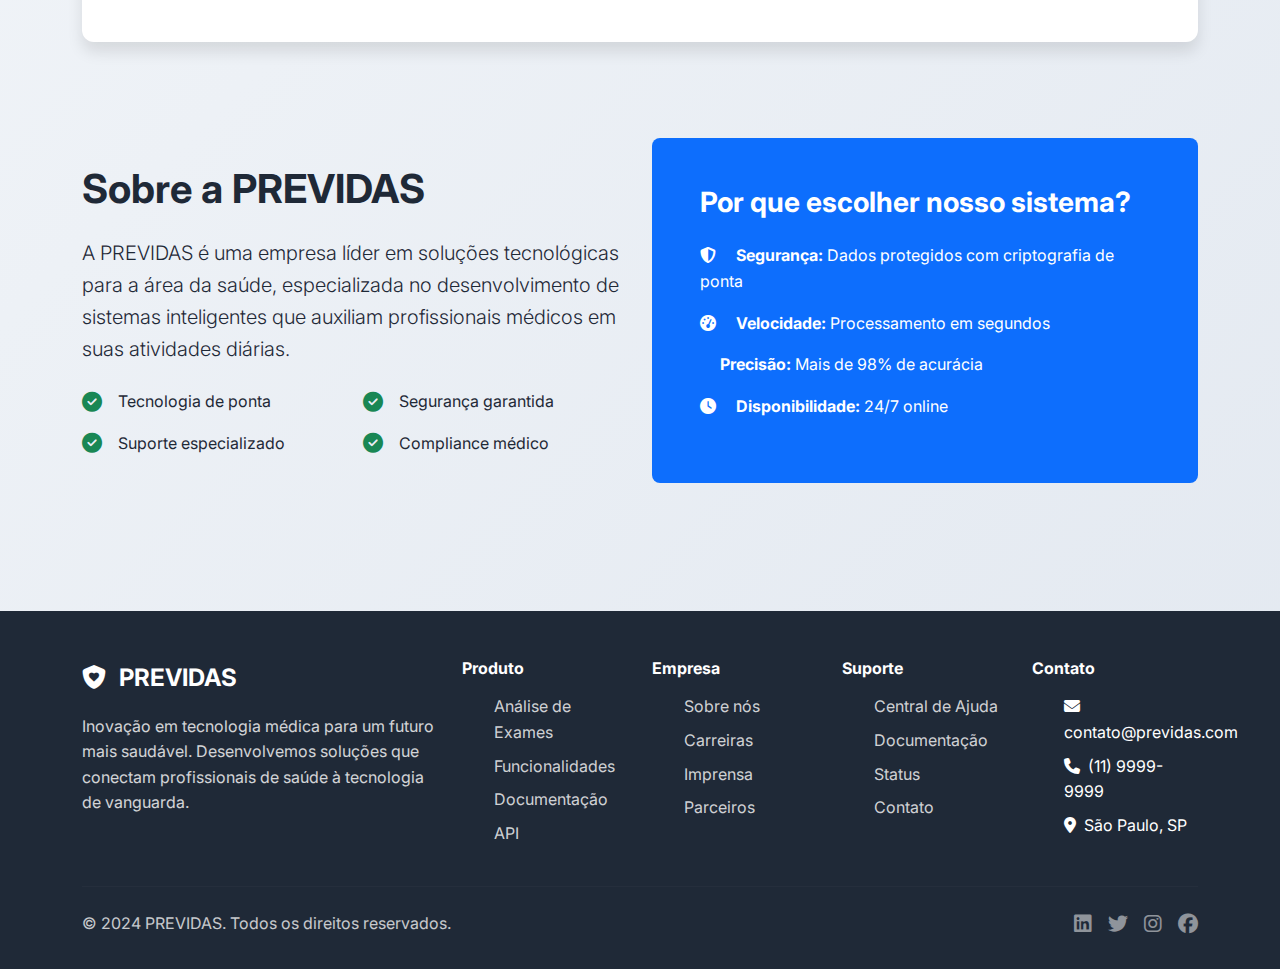
<file: frontend/templates/index_broken.html>
<!DOCTYPE html>
<html lang="pt-BR">
<head>
    <meta charset="UTF-8">
    <meta name="viewport" content="width=device-width, initial-scale=1.0">
    <title>PREVIDAS - Analisador de Exames Médicos</title>
    <link href="https://cdn.jsdelivr.net/npm/bootstrap@5.3.0/dist/css/bootstrap.min.css" rel="stylesheet">
    <link href="https://cdnjs.cloudflare.com/ajax/libs/font-awesome/6.4.0/css/all.min.css" rel="stylesheet">
    <link href="https://fonts.googleapis.com/css2?family=Inter:wght@300;400;500;600;700&display=swap" rel="stylesheet">
    <style>
        :root {
            --primary-color: #1e40af;
            --secondary-color: #3b82f6;
            --accent-color: #06b6d4;
            --success-color: #10b981;
            --warning-color: #f59e0b;
            --danger-color: #ef4444;
            --dark-color: #1f2937;
            --light-color: #f8fafc;
            --white: #ffffff;
            --border-radius: 12px;
            --shadow-sm: 0 1px 3px rgba(0, 0, 0, 0.12);
            --shadow-md: 0 4px 6px rgba(0, 0, 0, 0.07);
            --shadow-lg: 0 10px 15px rgba(0, 0, 0, 0.1);
            --shadow-xl: 0 20px 25px rgba(0, 0, 0, 0.15);
        }

        * {
            margin: 0;
            padding: 0;
            box-sizing: border-box;
        }

        body {
            font-family: 'Inter', -apple-system, BlinkMacSystemFont, 'Segoe UI', Roboto, sans-serif;
            background: linear-gradient(135deg, #f8fafc 0%, #e2e8f0 100%);
            color: var(--dark-color);
            line-height: 1.6;
        }

        /* Header */
        .navbar {
            background: linear-gradient(135deg, var(--primary-color) 0%, var(--secondary-color) 100%);
            backdrop-filter: blur(10px);
            box-shadow: var(--shadow-md);
            padding: 1rem 0;
        }

        .navbar-brand {
            font-weight: 700;
            font-size: 1.5rem;
            color: var(--white) !important;
            display: flex;
            align-items: center;
            gap: 0.75rem;
        }

        .navbar-brand i {
            font-size: 1.75rem;
            background: linear-gradient(45deg, #06b6d4, #10b981);
            -webkit-background-clip: text;
            -webkit-text-fill-color: transparent;
            background-clip: text;
        }

        .nav-link {
            color: rgba(255, 255, 255, 0.9) !important;
            font-weight: 500;
            padding: 0.5rem 1rem !important;
            border-radius: 8px;
            transition: all 0.3s ease;
        }

        .nav-link:hover {
            background: rgba(255, 255, 255, 0.1);
            color: var(--white) !important;
            transform: translateY(-1px);
        }

        /* Hero Section */
        .hero-section {
            background: linear-gradient(135deg, var(--primary-color) 0%, var(--secondary-color) 50%, var(--accent-color) 100%);
            color: var(--white);
            padding: 4rem 0;
            margin-bottom: 3rem;
            border-radius: var(--border-radius);
            position: relative;
            overflow: hidden;
        }

        .hero-section::before {
            content: '';
            position: absolute;
            top: 0;
            left: 0;
            right: 0;
            bottom: 0;
            background: url('data:image/svg+xml,<svg xmlns="http://www.w3.org/2000/svg" viewBox="0 0 100 100"><defs><pattern id="grid" width="10" height="10" patternUnits="userSpaceOnUse"><path d="M 10 0 L 0 0 0 10" fill="none" stroke="rgba(255,255,255,0.1)" stroke-width="0.5"/></pattern></defs><rect width="100" height="100" fill="url(%23grid)"/></svg>');
            opacity: 0.3;
        }

        .hero-content {
            position: relative;
            z-index: 2;
        }

        .hero-title {
            font-size: 3.5rem;
            font-weight: 700;
            margin-bottom: 1.5rem;
            text-shadow: 0 2px 4px rgba(0, 0, 0, 0.1);
        }

        .hero-subtitle {
            font-size: 1.25rem;
            margin-bottom: 2rem;
            opacity: 0.95;
            font-weight: 400;
        }

        .hero-btn {
            background: var(--white);
            color: var(--primary-color);
            border: none;
            padding: 1rem 2rem;
            font-size: 1.1rem;
            font-weight: 600;
            border-radius: var(--border-radius);
            box-shadow: var(--shadow-lg);
            transition: all 0.3s ease;
            text-decoration: none;
            display: inline-flex;
            align-items: center;
            gap: 0.75rem;
        }

        .hero-btn:hover {
            transform: translateY(-2px);
            box-shadow: var(--shadow-xl);
            color: var(--primary-color);
        }

        /* Feature Cards */
        .feature-card {
            background: var(--white);
            border-radius: var(--border-radius);
            padding: 2.5rem 2rem;
            box-shadow: var(--shadow-md);
            transition: all 0.3s ease;
            border: none;
            height: 100%;
            position: relative;
            overflow: hidden;
        }

        .feature-card::before {
            content: '';
            position: absolute;
            top: 0;
            left: 0;
            right: 0;
            height: 4px;
            background: linear-gradient(90deg, var(--primary-color), var(--accent-color));
        }

        .feature-card:hover {
            transform: translateY(-8px);
            box-shadow: var(--shadow-xl);
        }

        .feature-icon {
            width: 80px;
            height: 80px;
            border-radius: 20px;
            display: flex;
            align-items: center;
            justify-content: center;
            margin: 0 auto 1.5rem;
            font-size: 2rem;
            background: linear-gradient(135deg, var(--primary-color), var(--accent-color));
            color: var(--white);
            box-shadow: var(--shadow-md);
        }

        .feature-title {
            font-size: 1.4rem;
            font-weight: 600;
            margin-bottom: 1rem;
            color: var(--dark-color);
        }

        .feature-description {
            color: #64748b;
            line-height: 1.7;
        }

        /* Upload Section */
        .upload-section {
            background: var(--white);
            border-radius: var(--border-radius);
            padding: 3rem;
            box-shadow: var(--shadow-lg);
            margin: 3rem 0;
        }

        .upload-area {
            border: 2px dashed #cbd5e1;
            border-radius: var(--border-radius);
            padding: 3rem 2rem;
            text-align: center;
            transition: all 0.3s ease;
            background: #f8fafc;
        }

        .upload-area:hover {
            border-color: var(--primary-color);
            background: #f1f5f9;
        }

        .upload-area.dragover {
            border-color: var(--primary-color);
            background: #eff6ff;
            transform: scale(1.02);
        }

        .upload-icon {
            font-size: 3rem;
            color: var(--primary-color);
            margin-bottom: 1rem;
        }

        /* Progress Bar */
        .progress-container {
            display: none;
            margin-top: 2rem;
        }

        .progress {
            height: 12px;
            border-radius: 6px;
            background: #e2e8f0;
            overflow: hidden;
        }

        .progress-bar {
            background: linear-gradient(90deg, var(--primary-color), var(--accent-color));
            transition: width 0.3s ease;
        }

        /* Results Section */
        .results-section {
            display: none;
            margin-top: 3rem;
        }

        .result-card {
            background: var(--white);
            border-radius: var(--border-radius);
            padding: 2rem;
            box-shadow: var(--shadow-md);
            margin-bottom: 2rem;
        }

        .result-header {
            display: flex;
            align-items: center;
            gap: 1rem;
            margin-bottom: 1.5rem;
            padding-bottom: 1rem;
            border-bottom: 2px solid #f1f5f9;
        }

        .result-icon {
            width: 50px;
            height: 50px;
            border-radius: 12px;
            display: flex;
            align-items: center;
            justify-content: center;
            font-size: 1.5rem;
            background: linear-gradient(135deg, var(--primary-color), var(--accent-color));
            color: var(--white);
        }

        /* Footer */
        .footer {
            background: var(--dark-color);
            color: var(--white);
            padding: 3rem 0 2rem;
            margin-top: 5rem;
        }

        .footer-logo {
            font-size: 1.5rem;
            font-weight: 700;
            margin-bottom: 1rem;
        }

        .footer-description {
            opacity: 0.8;
            margin-bottom: 2rem;
        }

        .footer-links {
            list-style: none;
        }

        .footer-links li {
            margin-bottom: 0.5rem;
        }

        .footer-links a {
            color: rgba(255, 255, 255, 0.8);
            text-decoration: none;
            transition: color 0.3s ease;
        }

        .footer-links a:hover {
            color: var(--white);
        }

        /* Responsive */
        @media (max-width: 768px) {
            .hero-title {
                font-size: 2.5rem;
            }
            
            .hero-subtitle {
                font-size: 1.1rem;
            }
            
            .feature-card {
                margin-bottom: 2rem;
            }
            
            .upload-section {
                padding: 2rem 1.5rem;
            }
        }

        /* Animations */
        @keyframes fadeInUp {
            from {
                opacity: 0;
                transform: translateY(30px);
            }
            to {
                opacity: 1;
                transform: translateY(0);
            }
        }

        .animate-fade-in-up {
            animation: fadeInUp 0.6s ease-out;
        }

        /* Custom Scrollbar */
        ::-webkit-scrollbar {
            width: 8px;
        }

        ::-webkit-scrollbar-track {
            background: #f1f5f9;
        }

        ::-webkit-scrollbar-thumb {
            background: var(--primary-color);
            border-radius: 4px;
        }

        ::-webkit-scrollbar-thumb:hover {
            background: var(--secondary-color);
        }
    </style>
</head>
<body>
    <!-- Navigation -->
    <nav class="navbar navbar-expand-lg">
        <div class="container">
            <a class="navbar-brand" href="#home">
                <i class="fas fa-shield-heart"></i>
                PREVIDAS
            </a>
            <button class="navbar-toggler" type="button" data-bs-toggle="collapse" data-bs-target="#navbarNav">
                <span class="navbar-toggler-icon"></span>
            </button>
            <div class="collapse navbar-collapse" id="navbarNav">
                <ul class="navbar-nav ms-auto">
                    <li class="nav-item">
                        <a class="nav-link" href="#home">
                            <i class="fas fa-home me-1"></i>Início
                        </a>
                    </li>
                    <li class="nav-item">
                        <a class="nav-link" href="#upload">
                            <i class="fas fa-upload me-1"></i>Análise
                        </a>
                    </li>
                    <li class="nav-item">
                        <a class="nav-link" href="#sobre">
                            <i class="fas fa-info-circle me-1"></i>Sobre
                        </a>
                    </li>
                    <li class="nav-item">
                        <a class="nav-link" href="#contato">
                            <i class="fas fa-phone me-1"></i>Contato
                        </a>
                    </li>
                </ul>
            </div>
        </div>
    </nav>

    <!-- Hero Section -->
    <section id="home" class="hero-section">
        <div class="container">
            <div class="row align-items-center">
                <div class="col-lg-12 text-center hero-content animate-fade-in-up">
                    <h1 class="hero-title">
                        <i class="fas fa-microscope me-3"></i>
                        Analisador de Exames Médicos
                    </h1>
                    <p class="hero-subtitle">
                        Tecnologia de ponta em análise automatizada de exames médicos usando Inteligência Artificial
                        <br>Desenvolvido pela PREVIDAS para profissionais de saúde
                    </p>
                    <a href="#upload" class="hero-btn">
                        <i class="fas fa-rocket"></i>
                        Iniciar Análise
                    </a>
                </div>
            </div>
        </div>
    </section>

    <div class="container">
        <!-- Features Section -->
        <section class="row g-4 mb-5">
            <div class="col-lg-4 col-md-6">
                <div class="feature-card animate-fade-in-up text-center">
                    <div class="feature-icon">
                        <i class="fas fa-eye"></i>
                    </div>
                    <h3 class="feature-title">OCR Avançado</h3>
                    <p class="feature-description">
                        Tecnologia de reconhecimento óptico de caracteres de última geração, 
                        especializada em documentos médicos com precisão superior a 98%.
                    </p>
                </div>
            </div>
            <div class="col-lg-4 col-md-6">
                <div class="feature-card animate-fade-in-up text-center">
                    <div class="feature-icon">
                        <i class="fas fa-brain"></i>
                    </div>
                    <h3 class="feature-title">IA Médica</h3>
                    <p class="feature-description">
                        Modelos de inteligência artificial especializados em interpretação médica, 
                        treinados com milhares de exames e protocolos clínicos.
                    </p>
                </div>
            </div>
            <div class="col-lg-4 col-md-6">
                <div class="feature-card animate-fade-in-up text-center">
                    <div class="feature-icon">
                        <i class="fas fa-file-medical-alt"></i>
                    </div>
                    <h3 class="feature-title">Relatórios Estruturados</h3>
                    <p class="feature-description">
                        Geração automática de relatórios médicos estruturados seguindo 
                        padrões internacionais e protocolos clínicos estabelecidos.
                    </p>
                </div>
            </div>
        </section>

        <!-- Upload Section -->
        <section id="upload" class="upload-section">
            <div class="row">
                <div class="col-lg-8 mx-auto">
                    <div class="text-center mb-4">
                        <h2 class="display-6 fw-bold text-primary mb-3">
                            <i class="fas fa-upload me-3"></i>
                            Análise de Exame Médico
                        </h2>
                        <p class="lead text-muted">
                            Faça upload de seu exame em PDF ou imagem para análise automatizada
                        </p>
                    </div>

                    <form id="uploadForm" enctype="multipart/form-data">
                        <!-- Tipo de Exame -->
                        <div class="mb-4">
                            <label for="examType" class="form-label fw-semibold">Tipo de Exame</label>
                            <select class="form-select form-select-lg" id="examType" name="exam_type" required>
                                <option value="">Selecione o tipo de exame</option>
                                <option value="sangue">Exame de Sangue / Hemograma</option>
                                <option value="urina">Exame de Urina</option>
                                <option value="cardiologico">Exame Cardiológico / ECG</option>
                                <option value="imagem">Exame de Imagem (Raio-X, TC, RM)</option>
                                <option value="bioquimico">Exames Bioquímicos</option>
                                <option value="hormonal">Exames Hormonais</option>
                                <option value="outros">Outros Exames</option>
                            </select>
                        </div>

                        <!-- Upload Area -->
                        <div class="upload-area" id="uploadArea">
                            <div class="upload-icon">
                                <i class="fas fa-cloud-upload-alt"></i>
                            </div>
                            <h4 class="fw-semibold mb-2">Arraste o arquivo aqui ou clique para selecionar</h4>
                            <p class="text-muted mb-3">
                                Formatos aceitos: PDF, PNG, JPG, JPEG, TIFF
                                <br>Tamanho máximo: 16MB
                            </p>
                            <input type="file" id="fileInput" name="file" accept=".pdf,.png,.jpg,.jpeg,.tiff" hidden>
                            <button type="button" class="btn btn-outline-primary btn-lg" onclick="document.getElementById('fileInput').click()">
                                <i class="fas fa-folder-open me-2"></i>
                                Selecionar Arquivo
                            </button>
                        </div>

                        <div id="selectedFile" class="mt-3" style="display: none;">
                            <div class="alert alert-info">
                                <i class="fas fa-file-alt me-2"></i>
                                <strong>Arquivo selecionado:</strong> <span id="fileName"></span>
                                <span class="float-end">
                                    <span id="fileSize"></span>
                                    <button type="button" class="btn btn-sm btn-outline-danger ms-2" onclick="clearFile()">
                                        <i class="fas fa-times"></i>
                                    </button>
                                </span>
                            </div>
                        </div>

                        <!-- Progress Bar -->
                        <div class="progress-container" id="progressContainer">
                            <div class="d-flex justify-content-between mb-2">
                                <span class="fw-semibold">Processando exame...</span>
                                <span id="progressText">0%</span>
                            </div>
                            <div class="progress">
                                <div class="progress-bar" id="progressBar" style="width: 0%"></div>
                            </div>
                            <p class="text-muted mt-2 text-center">
                                <i class="fas fa-cog fa-spin me-2"></i>
                                Aguarde enquanto analisamos seu exame...
                            </p>
                        </div>

                        <!-- Submit Button -->
                        <div class="text-center mt-4">
                            <button type="submit" class="btn btn-primary btn-lg px-5" id="submitBtn" disabled>
                                <i class="fas fa-microscope me-2"></i>
                                Analisar Exame
                            </button>
                        </div>
                    </form>
                </div>
            </div>
        </section>

        <!-- Results Section -->
        <section class="results-section" id="resultsSection">
            <div class="row">
                <div class="col-lg-6">
                    <div class="result-card">
                        <div class="result-header">
                            <div class="result-icon">
                                <i class="fas fa-info-circle"></i>
                            </div>
                            <div>
                                <h4 class="mb-1">Informações do Exame</h4>
                                <p class="text-muted mb-0">Dados sobre o arquivo processado</p>
                            </div>
                        </div>
                        <div id="examInfo">
                            <!-- Conteúdo será inserido via JavaScript -->
                        </div>
                    </div>
                    
                    <div class="result-card">
                        <div class="result-header">
                            <div class="result-icon">
                                <i class="fas fa-text-width"></i>
                            </div>
                            <div>
                                <h4 class="mb-1">Texto Extraído</h4>
                                <p class="text-muted mb-0">Conteúdo identificado pelo OCR</p>
                            </div>
                        </div>
                        <div class="bg-light p-3 rounded" style="max-height: 300px; overflow-y: auto;">
                            <pre id="extractedText" class="mb-0" style="font-size: 0.9rem; white-space: pre-wrap;"></pre>
                        </div>
                    </div>
                </div>
                
                <div class="col-lg-6">
                    <div class="result-card">
                        <div class="result-header">
                            <div class="result-icon">
                                <i class="fas fa-stethoscope"></i>
                            </div>
                            <div>
                                <h4 class="mb-1">Relatório Médico</h4>
                                <p class="text-muted mb-0">Análise detalhada por IA</p>
                            </div>
                        </div>
                        <div id="medicalReport" style="line-height: 1.7;">
                            <!-- Conteúdo será inserido via JavaScript -->
                        </div>
                        
                        <div class="mt-4 pt-3 border-top">
                            <div class="d-flex gap-2">
                                <button class="btn btn-success" onclick="downloadReport()">
                                    <i class="fas fa-download me-2"></i>Baixar Relatório
                                </button>
                                <button class="btn btn-outline-primary" onclick="printReport()">
                                    <i class="fas fa-print me-2"></i>Imprimir
                                </button>
                                <button class="btn btn-outline-secondary" onclick="newAnalysis()">
                                    <i class="fas fa-plus me-2"></i>Nova Análise
                                </button>
                            </div>
                        </div>
                    </div>
                </div>
            </div>
        </section>

        <!-- About Section -->
        <section id="sobre" class="my-5 py-5">
            <div class="row align-items-center">
                <div class="col-lg-6">
                    <h2 class="display-6 fw-bold mb-4">Sobre a PREVIDAS</h2>
                    <p class="lead mb-4">
                        A PREVIDAS é uma empresa líder em soluções tecnológicas para a área da saúde, 
                        especializada no desenvolvimento de sistemas inteligentes que auxiliam 
                        profissionais médicos em suas atividades diárias.
                    </p>
                    <div class="row g-3">
                        <div class="col-sm-6">
                            <div class="d-flex align-items-center">
                                <i class="fas fa-check-circle text-success me-3 fs-5"></i>
                                <span>Tecnologia de ponta</span>
                            </div>
                        </div>
                        <div class="col-sm-6">
                            <div class="d-flex align-items-center">
                                <i class="fas fa-check-circle text-success me-3 fs-5"></i>
                                <span>Segurança garantida</span>
                            </div>
                        </div>
                        <div class="col-sm-6">
                            <div class="d-flex align-items-center">
                                <i class="fas fa-check-circle text-success me-3 fs-5"></i>
                                <span>Suporte especializado</span>
                            </div>
                        </div>
                        <div class="col-sm-6">
                            <div class="d-flex align-items-center">
                                <i class="fas fa-check-circle text-success me-3 fs-5"></i>
                                <span>Compliance médico</span>
                            </div>
                        </div>
                    </div>
                </div>
                <div class="col-lg-6">
                    <div class="bg-primary text-white p-5 rounded-3">
                        <h3 class="fw-bold mb-4">Por que escolher nosso sistema?</h3>
                        <ul class="list-unstyled">
                            <li class="mb-3">
                                <i class="fas fa-shield-alt me-3"></i>
                                <strong>Segurança:</strong> Dados protegidos com criptografia de ponta
                            </li>
                            <li class="mb-3">
                                <i class="fas fa-tachometer-alt me-3"></i>
                                <strong>Velocidade:</strong> Processamento em segundos
                            </li>
                            <li class="mb-3">
                                <i class="fas fa-accuracy me-3"></i>
                                <strong>Precisão:</strong> Mais de 98% de acurácia
                            </li>
                            <li class="mb-0">
                                <i class="fas fa-clock me-3"></i>
                                <strong>Disponibilidade:</strong> 24/7 online
                            </li>
                        </ul>
                    </div>
                </div>
            </div>
        </section>
    </div>

    <!-- Footer -->
    <footer class="footer" id="contato">
        <div class="container">
            <div class="row">
                <div class="col-lg-4">
                    <div class="footer-logo">
                        <i class="fas fa-shield-heart me-2"></i>
                        PREVIDAS
                    </div>
                    <p class="footer-description">
                        Inovação em tecnologia médica para um futuro mais saudável. 
                        Desenvolvemos soluções que conectam profissionais de saúde 
                        à tecnologia de vanguarda.
                    </p>
                </div>
                <div class="col-lg-2">
                    <h6 class="fw-bold mb-3">Produto</h6>
                    <ul class="footer-links">
                        <li><a href="#upload">Análise de Exames</a></li>
                        <li><a href="#sobre">Funcionalidades</a></li>
                        <li><a href="#">Documentação</a></li>
                        <li><a href="#">API</a></li>
                    </ul>
                </div>
                <div class="col-lg-2">
                    <h6 class="fw-bold mb-3">Empresa</h6>
                    <ul class="footer-links">
                        <li><a href="#sobre">Sobre nós</a></li>
                        <li><a href="#">Carreiras</a></li>
                        <li><a href="#">Imprensa</a></li>
                        <li><a href="#">Parceiros</a></li>
                    </ul>
                </div>
                <div class="col-lg-2">
                    <h6 class="fw-bold mb-3">Suporte</h6>
                    <ul class="footer-links">
                        <li><a href="#">Central de Ajuda</a></li>
                        <li><a href="#">Documentação</a></li>
                        <li><a href="#">Status</a></li>
                        <li><a href="#">Contato</a></li>
                    </ul>
                </div>
                <div class="col-lg-2">
                    <h6 class="fw-bold mb-3">Contato</h6>
                    <ul class="footer-links">
                        <li><i class="fas fa-envelope me-2"></i>contato@previdas.com</li>
                        <li><i class="fas fa-phone me-2"></i>(11) 9999-9999</li>
                        <li><i class="fas fa-map-marker-alt me-2"></i>São Paulo, SP</li>
                    </ul>
                </div>
            </div>
            <hr class="my-4" style="border-color: rgba(255,255,255,0.1);">
            <div class="row align-items-center">
                <div class="col-md-6">
                    <p class="mb-0 text-sm opacity-75">
                        © 2024 PREVIDAS. Todos os direitos reservados.
                    </p>
                </div>
                <div class="col-md-6 text-md-end">
                    <div class="d-flex justify-content-md-end gap-3">
                        <a href="#" class="text-white-50">
                            <i class="fab fa-linkedin fa-lg"></i>
                        </a>
                        <a href="#" class="text-white-50">
                            <i class="fab fa-twitter fa-lg"></i>
                        </a>
                        <a href="#" class="text-white-50">
                            <i class="fab fa-instagram fa-lg"></i>
                        </a>
                        <a href="#" class="text-white-50">
                            <i class="fab fa-facebook fa-lg"></i>
                        </a>
                    </div>
                </div>
            </div>
        </div>
    </footer>

    <!-- Disclaimer Modal -->
    <div class="modal fade" id="disclaimerModal" tabindex="-1">
        <div class="modal-dialog modal-lg">
            <div class="modal-content">
                <div class="modal-header bg-warning text-dark">
                    <h5 class="modal-title">
                        <i class="fas fa-exclamation-triangle me-2"></i>
                        Aviso Importante
                    </h5>
                    <button type="button" class="btn-close" data-bs-dismiss="modal"></button>
                </div>
                <div class="modal-body">
                    <div class="alert alert-warning">
                        <h6 class="fw-bold">⚠️ Finalidade Educacional e de Demonstração</h6>
                        <p class="mb-2">
                            Este sistema foi desenvolvido pela <strong>PREVIDAS</strong> exclusivamente para fins 
                            educacionais e de demonstração tecnológica. Os resultados gerados por esta ferramenta:
                        </p>
                        <ul class="mb-3">
                            <li><strong>NÃO</strong> substituem a consulta médica profissional</li>
                            <li><strong>NÃO</strong> devem ser utilizados para diagnósticos clínicos</li>
                            <li><strong>NÃO</strong> devem basear decisões médicas ou terapêuticas</li>
                            <li><strong>NÃO</strong> garantem 100% de precisão na interpretação</li>
                        </ul>
                    </div>
                    
                    <h6 class="fw-bold">📋 Recomendações Importantes:</h6>
                    <ul class="mb-3">
                        <li>Sempre consulte um médico qualificado para interpretação de exames</li>
                        <li>Use este sistema apenas como ferramenta auxiliar de estudo</li>
                        <li>Mantenha seus dados médicos sempre confidenciais</li>
                        <li>Em caso de emergência médica, procure atendimento imediato</li>
                    </ul>
                    
                    <div class="bg-light p-3 rounded">
                        <small class="text-muted">
                            <strong>Responsabilidade:</strong> A PREVIDAS não se responsabiliza por decisões 
                            tomadas com base nas análises geradas por este sistema. O usuário assume total 
                            responsabilidade pelo uso adequado desta ferramenta.
                        </small>
                    </div>
                </div>
                <div class="modal-footer">
                    <button type="button" class="btn btn-outline-secondary" data-bs-dismiss="modal">
                        Cancelar
                    </button>
                    <button type="button" class="btn btn-primary" onclick="acceptDisclaimer()">
                        <i class="fas fa-check me-2"></i>
                        Compreendo e Aceito
                    </button>
                </div>
            </div>
        </div>
    </div>

    <!-- Loading Overlay -->
    <div id="loadingOverlay" class="position-fixed w-100 h-100 bg-white bg-opacity-75 d-flex align-items-center justify-content-center" style="top: 0; left: 0; z-index: 9999; display: none !important;">
        <div class="text-center">
            <div class="spinner-border text-primary mb-3" style="width: 3rem; height: 3rem;"></div>
            <h5 class="fw-bold">Processando Exame</h5>
            <p class="text-muted">Aguarde enquanto analisamos seu arquivo...</p>
        </div>
    </div>

    <script src="https://cdn.jsdelivr.net/npm/bootstrap@5.3.0/dist/js/bootstrap.bundle.min.js"></script>
    <script>
        let selectedFile = null;
        let disclaimerAccepted = false;

        // Smooth scrolling for navigation links
        document.querySelectorAll('a[href^="#"]').forEach(anchor => {
            anchor.addEventListener('click', function (e) {
                e.preventDefault();
                const target = document.querySelector(this.getAttribute('href'));
                if (target) {
                    target.scrollIntoView({
                        behavior: 'smooth',
                        block: 'start'
                    });
                }
            });
        });

        // File upload handling
        const uploadArea = document.getElementById('uploadArea');
        const fileInput = document.getElementById('fileInput');
        const selectedFileDiv = document.getElementById('selectedFile');
        const submitBtn = document.getElementById('submitBtn');

        // Drag and drop functionality
        uploadArea.addEventListener('dragover', (e) => {
            e.preventDefault();
            uploadArea.classList.add('dragover');
        });

        uploadArea.addEventListener('dragleave', () => {
            uploadArea.classList.remove('dragover');
        });

        uploadArea.addEventListener('drop', (e) => {
            e.preventDefault();
            uploadArea.classList.remove('dragover');
            const files = e.dataTransfer.files;
            if (files.length > 0) {
                handleFileSelection(files[0]);
            }
        });

        // Click to upload
        uploadArea.addEventListener('click', () => {
            fileInput.click();
        });

        fileInput.addEventListener('change', (e) => {
            if (e.target.files.length > 0) {
                handleFileSelection(e.target.files[0]);
            }
        });

        function handleFileSelection(file) {
            const allowedTypes = ['application/pdf', 'image/png', 'image/jpeg', 'image/jpg', 'image/tiff'];
            const maxSize = 16 * 1024 * 1024; // 16MB

            if (!allowedTypes.includes(file.type)) {
                showAlert('Tipo de arquivo não suportado. Use PDF, PNG, JPG ou TIFF.', 'danger');
                return;
            }

            if (file.size > maxSize) {
                showAlert('Arquivo muito grande. Máximo 16MB.', 'danger');
                return;
            }

            selectedFile = file;
            document.getElementById('fileName').textContent = file.name;
            document.getElementById('fileSize').textContent = formatFileSize(file.size);
            selectedFileDiv.style.display = 'block';
            
            // Enable submit button if exam type is also selected
            checkFormValid();
        }

        function clearFile() {
            selectedFile = null;
            fileInput.value = '';
            selectedFileDiv.style.display = 'none';
            submitBtn.disabled = true;
        }

        function formatFileSize(bytes) {
            if (bytes === 0) return '0 Bytes';
            const k = 1024;
            const sizes = ['Bytes', 'KB', 'MB', 'GB'];
            const i = Math.floor(Math.log(bytes) / Math.log(k));
            return parseFloat((bytes / Math.pow(k, i)).toFixed(2)) + ' ' + sizes[i];
        }

        // Check if form is valid
        function checkFormValid() {
            const examType = document.getElementById('examType').value;
            submitBtn.disabled = !(selectedFile && examType);
        }

        document.getElementById('examType').addEventListener('change', checkFormValid);

        // Form submission
        document.getElementById('uploadForm').addEventListener('submit', async (e) => {
            e.preventDefault();
            
            if (!disclaimerAccepted) {
                const modal = new bootstrap.Modal(document.getElementById('disclaimerModal'));
                modal.show();
                return;
            }

            await processExam();
        });

        function acceptDisclaimer() {
            disclaimerAccepted = true;
            const modal = bootstrap.Modal.getInstance(document.getElementById('disclaimerModal'));
            modal.hide();
            processExam();
        }

        async function processExam() {
            if (!selectedFile) return;

            const examType = document.getElementById('examType').value;
            
            // Show loading
            showLoading();
            
            try {
                const formData = new FormData();
                formData.append('file', selectedFile);
                formData.append('exam_type', examType);

                const response = await fetch('http://localhost:8000/upload-exam/', {
                    method: 'POST',
                    body: formData
                });

                if (!response.ok) {
                    const errorData = await response.json();
                    throw new Error(errorData.detail || 'Erro no processamento');
                }

                const result = await response.json();
                displayResults(result);
                
            } catch (error) {
                console.error('Erro:', error);
                showAlert(`Erro no processamento: ${error.message}`, 'danger');
            } finally {
                hideLoading();
            }
        }

        function showLoading() {
            document.getElementById('loadingOverlay').style.display = 'flex';
            
            // Simulate progress
            const progressBar = document.getElementById('progressBar');
            const progressText = document.getElementById('progressText');
            const progressContainer = document.getElementById('progressContainer');
            
            progressContainer.style.display = 'block';
            
            let progress = 0;
            const interval = setInterval(() => {
                progress += Math.random() * 15;
                if (progress >= 95) {
                    progress = 95;
                    clearInterval(interval);
                }
                progressBar.style.width = progress + '%';
                progressText.textContent = Math.round(progress) + '%';
            }, 500);
        }

        function hideLoading() {
            document.getElementById('loadingOverlay').style.display = 'none';
            
            // Complete progress
            const progressBar = document.getElementById('progressBar');
            const progressText = document.getElementById('progressText');
            
            progressBar.style.width = '100%';
            progressText.textContent = '100%';
            
            setTimeout(() => {
                document.getElementById('progressContainer').style.display = 'none';
                progressBar.style.width = '0%';
                progressText.textContent = '0%';
            }, 1000);
        }

        function displayResults(result) {
            // Show results section
            document.getElementById('resultsSection').style.display = 'block';
            
            // Populate exam info
            const examInfo = document.getElementById('examInfo');
            examInfo.innerHTML = `
                <div class="row g-3">
                    <div class="col-sm-6">
                        <strong>Arquivo:</strong><br>
                        <span class="text-muted">${result.filename}</span>
                    </div>
                    <div class="col-sm-6">
                        <strong>Confiança:</strong><br>
                        <span class="badge bg-${getConfidenceColor(result.confidence)} fs-6">
                            ${Math.round(result.confidence * 100)}%
                        </span>
                    </div>
                    <div class="col-12">
                        <strong>Status:</strong><br>
                        <span class="text-success">
                            <i class="fas fa-check-circle me-1"></i>
                            Processado com sucesso
                        </span>
                    </div>
                </div>
            `;
            
            // Populate extracted text
            document.getElementById('extractedText').textContent = result.extracted_text;
            
            // Populate medical report
            document.getElementById('medicalReport').innerHTML = formatReport(result.report);
            
            // Scroll to results
            document.getElementById('resultsSection').scrollIntoView({
                behavior: 'smooth',
                block: 'start'
            });
            
            // Show success message
            showAlert('Exame processado com sucesso!', 'success');
        }

        function getConfidenceColor(confidence) {
            if (confidence >= 0.8) return 'success';
            if (confidence >= 0.5) return 'warning';
            return 'danger';
        }

        function formatReport(report) {
            // Convert markdown-like formatting to HTML
            return report
                .replace(/## (.*)/g, '<h5 class="text-primary mt-4 mb-3"><i class="fas fa-chevron-right me-2"></i>$1</h5>')
                .replace(/\*\*(.*?)\*\*/g, '<strong>$1</strong>')
                .replace(/\n\n/g, '</p><p>')
                .replace(/\n/g, '<br>')
                .replace(/^/, '<p>')
                .replace(/$/, '</p>');
        }

        function showAlert(message, type) {
            const alertDiv = document.createElement('div');
            alertDiv.className = `alert alert-${type} alert-dismissible fade show position-fixed`;
            alertDiv.style.cssText = 'top: 100px; right: 20px; z-index: 9999; min-width: 300px;';
            alertDiv.innerHTML = `
                ${message}
                <button type="button" class="btn-close" data-bs-dismiss="alert"></button>
            `;
            
            document.body.appendChild(alertDiv);
            
            // Auto-remove after 5 seconds
            setTimeout(() => {
                if (alertDiv.parentNode) {
                    alertDiv.parentNode.removeChild(alertDiv);
                }
            }, 5000);
        }

        // Report actions
        function downloadReport() {
            const reportContent = document.getElementById('medicalReport').innerText;
            const blob = new Blob([reportContent], { type: 'text/plain' });
            const url = URL.createObjectURL(blob);
            const a = document.createElement('a');
            a.href = url;
            a.download = `relatorio_${selectedFile.name}_${new Date().toISOString().slice(0, 10)}.txt`;
            document.body.appendChild(a);
            a.click();
            document.body.removeChild(a);
            URL.revokeObjectURL(url);
        }

        function printReport() {
            window.print();
        }

        function newAnalysis() {
            // Reset form
            clearFile();
            document.getElementById('examType').value = '';
            document.getElementById('resultsSection').style.display = 'none';
            
            // Scroll to upload section
            document.getElementById('upload').scrollIntoView({
                behavior: 'smooth',
                block: 'start'
            });
        }

        // Add animation on scroll
        const observerOptions = {
            threshold: 0.1,
            rootMargin: '0px 0px -50px 0px'
        };

        const observer = new IntersectionObserver((entries) => {
            entries.forEach(entry => {
                if (entry.isIntersecting) {
                    entry.target.classList.add('animate-fade-in-up');
                }
            });
        }, observerOptions);

        // Observe all feature cards
        document.querySelectorAll('.feature-card').forEach(card => {
            observer.observe(card);
        });

        // Initialize tooltips
        const tooltipTriggerList = [].slice.call(document.querySelectorAll('[data-bs-toggle="tooltip"]'));
        tooltipTriggerList.map(function (tooltipTriggerEl) {
            return new bootstrap.Tooltip(tooltipTriggerEl);
        });
    </script>
</body>
</html>
</file>
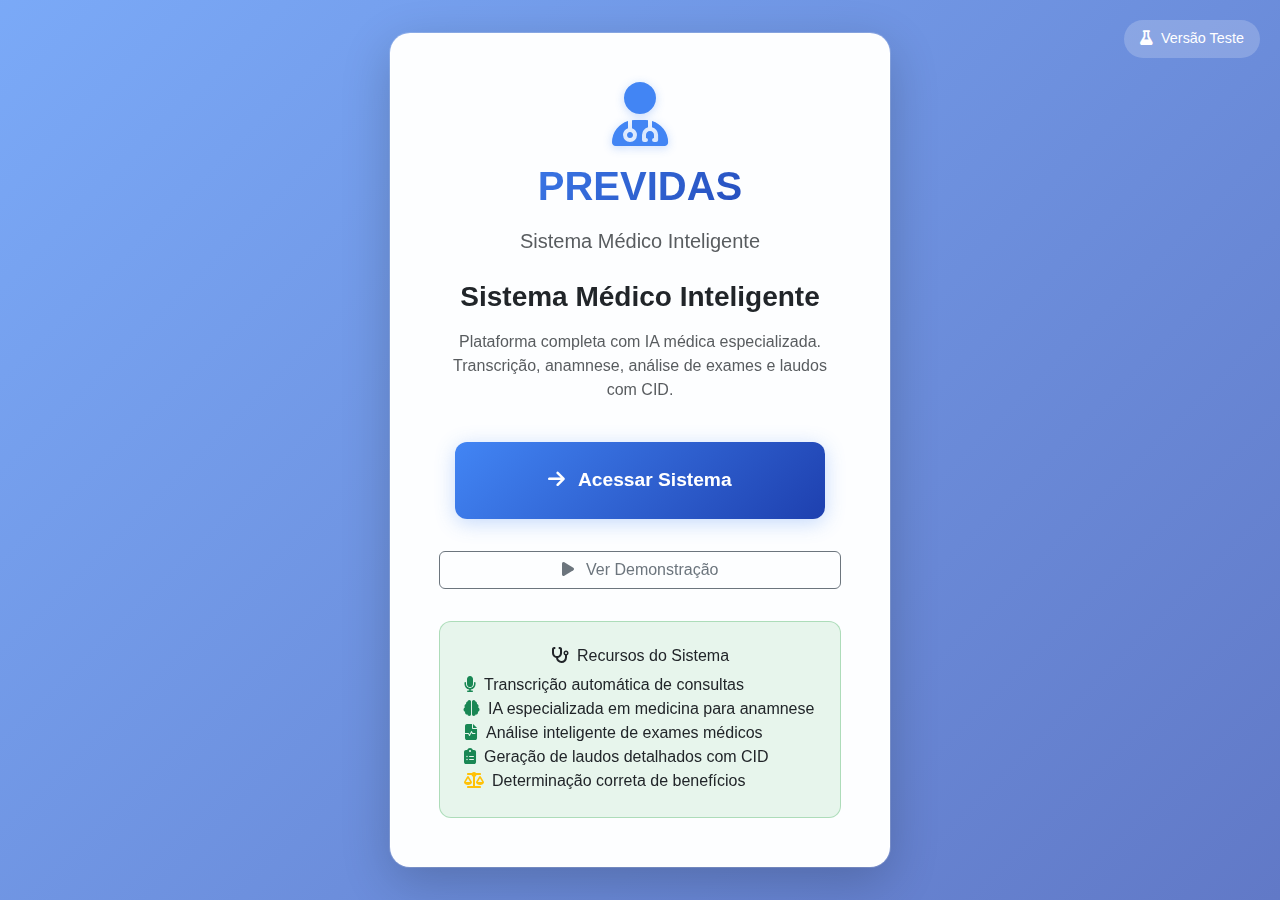
<file: frontend/templates/login.html>
<!DOCTYPE html>
<html lang="pt-BR">
<head>
    <meta charset="UTF-8">
    <meta name="viewport" content="width=device-width, initial-scale=1.0">
    <title>PREVIDAS - Sistema Médico</title>
    <link href="https://cdn.jsdelivr.net/npm/bootstrap@5.3.0/dist/css/bootstrap.min.css" rel="stylesheet">
    <link href="https://cdnjs.cloudflare.com/ajax/libs/font-awesome/6.4.0/css/all.min.css" rel="stylesheet">
    <style>
        body {
            background: 
                linear-gradient(135deg, rgba(66, 133, 244, 0.7) 0%, rgba(30, 64, 175, 0.7) 100%),
                url('https://res.cloudinary.com/dbtr2yaho/image/upload/v1754242120/images_ej8vtz.jpg');
            background-size: cover;
            background-position: center;
            background-attachment: fixed;
            min-height: 100vh;
            display: flex;
            align-items: center;
            font-family: 'Inter', sans-serif;
        }
        
        .access-card {
            background: rgba(255, 255, 255, 0.99);
            backdrop-filter: blur(15px);
            border-radius: 20px;
            box-shadow: 
                0 15px 50px rgba(0,0,0,0.2),
                0 0 0 1px rgba(255,255,255,0.2);
            padding: 3rem;
            border: 1px solid rgba(255, 255, 255, 0.5);
            text-align: center;
            position: relative;
            overflow: hidden;
            max-width: 500px;
            margin: 0 auto;
        }
        
        .access-card::before {
            content: '';
            position: absolute;
            top: 0;
            left: 0;
            right: 0;
            bottom: 0;
            background: rgba(255, 255, 255, 0.01);
            pointer-events: none;
            z-index: 0;
        }
        
        .logo h1 {
            background: linear-gradient(135deg, #4285f4 0%, #1e40af 100%);
            -webkit-background-clip: text;
            -webkit-text-fill-color: transparent;
            font-weight: 700;
            font-size: 2.5rem;
            margin-bottom: 1rem;
        }
        
        .btn-access {
            background: linear-gradient(135deg, #4285f4 0%, #1e40af 100%);
            border: none;
            border-radius: 12px;
            padding: 1.5rem 3rem;
            font-weight: 600;
            color: white;
            font-size: 1.2rem;
            transition: all 0.3s ease;
            margin: 1rem;
            box-shadow: 0 4px 20px rgba(66, 133, 244, 0.3);
        }
        
        .btn-access:hover {
            transform: translateY(-3px);
            box-shadow: 0 8px 30px rgba(66, 133, 244, 0.5);
            color: white;
        }
        
        .test-info {
            background: rgba(40, 167, 69, 0.1);
            border: 1px solid rgba(40, 167, 69, 0.3);
            border-radius: 12px;
            padding: 1.5rem;
            margin-top: 2rem;
        }
        
        .version-badge {
            position: absolute;
            top: 20px;
            right: 20px;
            background: rgba(255, 255, 255, 0.2);
            color: white;
            padding: 0.5rem 1rem;
            border-radius: 20px;
            font-size: 0.9rem;
        }
    </style>
</head>
<body>
    <div class="version-badge">
        <i class="fas fa-flask me-2"></i>Versão Teste
    </div>

    <div class="container">
        <div class="row justify-content-center">
            <div class="col-md-8 col-lg-6">
                <div class="access-card">
                    <div class="logo" style="position: relative; z-index: 2;">
                        <i class="fas fa-user-md fa-4x mb-3" style="color: #4285f4; text-shadow: 0 2px 10px rgba(66,133,244,0.3);"></i>
                        <h1 style="text-shadow: none;">PREVIDAS</h1>
                        <p class="text-muted fs-5">Sistema Médico Inteligente</p>
                    </div>
                    
                    <div class="my-4" style="position: relative; z-index: 2;">
                        <h3 class="text-dark mb-3" style="font-weight: 600;">Sistema Médico Inteligente</h3>
                        <p class="text-muted" style="font-weight: 500;">
                            Plataforma completa com IA médica especializada.<br>
                            Transcrição, anamnese, análise de exames e laudos com CID.
                        </p>
                    </div>
                    
                    <div class="d-grid gap-3" style="position: relative; z-index: 2;">
                        <button onclick="enterSystem()" class="btn btn-access">
                            <i class="fas fa-arrow-right me-2"></i>
                            Acessar Sistema
                        </button>
                        
                        <button onclick="showDemo()" class="btn btn-outline-secondary">
                            <i class="fas fa-play me-2"></i>
                            Ver Demonstração
                        </button>
                    </div>
                    
                    <div class="test-info" style="position: relative; z-index: 2;">
                        <h6><i class="fas fa-stethoscope me-2"></i>Recursos do Sistema</h6>
                        <ul class="list-unstyled mb-0 text-start">
                            <li><i class="fas fa-microphone text-success me-2"></i>Transcrição automática de consultas</li>
                            <li><i class="fas fa-brain text-success me-2"></i>IA especializada em medicina para anamnese</li>
                            <li><i class="fas fa-file-medical-alt text-success me-2"></i>Análise inteligente de exames médicos</li>
                            <li><i class="fas fa-clipboard-list text-success me-2"></i>Geração de laudos detalhados com CID</li>
                            <li><i class="fas fa-balance-scale text-warning me-2"></i>Determinação correta de benefícios</li>
                        </ul>
                    </div>
                </div>
            </div>
        </div>
    </div>

    <script src="https://cdn.jsdelivr.net/npm/bootstrap@5.3.0/dist/js/bootstrap.bundle.min.js"></script>
    <script>
        function enterSystem() {
            // Simular dados do médico para teste
            const testDoctor = {
                id: 1,
                name: "Dr. Teste",
                crm: "TEST-001",
                email: "teste@previdas.com"
            };
            
            // Salvar dados fictícios no localStorage
            localStorage.setItem('auth_token', 'test_token_' + Date.now());
            localStorage.setItem('doctor_info', JSON.stringify(testDoctor));
            
            // Mostrar loading rápido
            const btn = event.target;
            const originalText = btn.innerHTML;
            
            btn.innerHTML = '<i class="fas fa-spinner fa-spin me-2"></i>Acessando...';
            btn.disabled = true;
            
            setTimeout(() => {
                // Redirecionar para o sistema principal
                window.location.href = '/consultation';
                
                // Se não tiver rota de consultation, vai para uma página de teste
                // window.location.href = '/dashboard';
                // window.location.href = '/system';
                
                // Para teste local, pode usar:
                // window.location.href = 'sistema.html';
            }, 1000);
        }
        
        function showDemo() {
            alert('🎥 PREVIDAS - Recursos Principais:\n\n' +
                  '🎤 Transcrição Automática:\n' +
                  '• Converte consultas faladas em texto\n' +
                  '• Reconhecimento de voz médica especializada\n\n' +
                  
                  '🧠 IA Médica Especializada:\n' +
                  '• Gera anamnese estruturada automaticamente\n' +
                  '• Analisa sintomas e histórico do paciente\n\n' +
                  
                  '📋 Análise de Exames:\n' +
                  '• Lê e interpreta exames laboratoriais\n' +
                  '• Identifica alterações e padrões\n\n' +
                  
                  '📄 Laudos Detalhados:\n' +
                  '• Gera laudos médicos completos\n' +
                  '• Inclui CID correto e recomendações\n' +
                  '• Determina benefícios adequados\n\n' +
                  
                  'Clique em "Acessar Sistema" para testar!');
        }
        
        // Auto-scroll suave
        document.addEventListener('DOMContentLoaded', function() {
            document.body.style.opacity = '0';
            document.body.style.transform = 'translateY(20px)';
            
            setTimeout(() => {
                document.body.style.transition = 'all 0.5s ease';
                document.body.style.opacity = '1';
                document.body.style.transform = 'translateY(0)';
            }, 100);
        });
        
        // Console info para desenvolvedores
        console.log('🏥 PREVIDAS - Sistema Médico');
        console.log('📋 Versão: Teste/Desenvolvimento');
        console.log('🔧 Status: Autenticação desabilitada para testes');
        console.log('📝 Para produção: Implementar sistema de login completo');
    </script>
</body>
</html>
</file>
